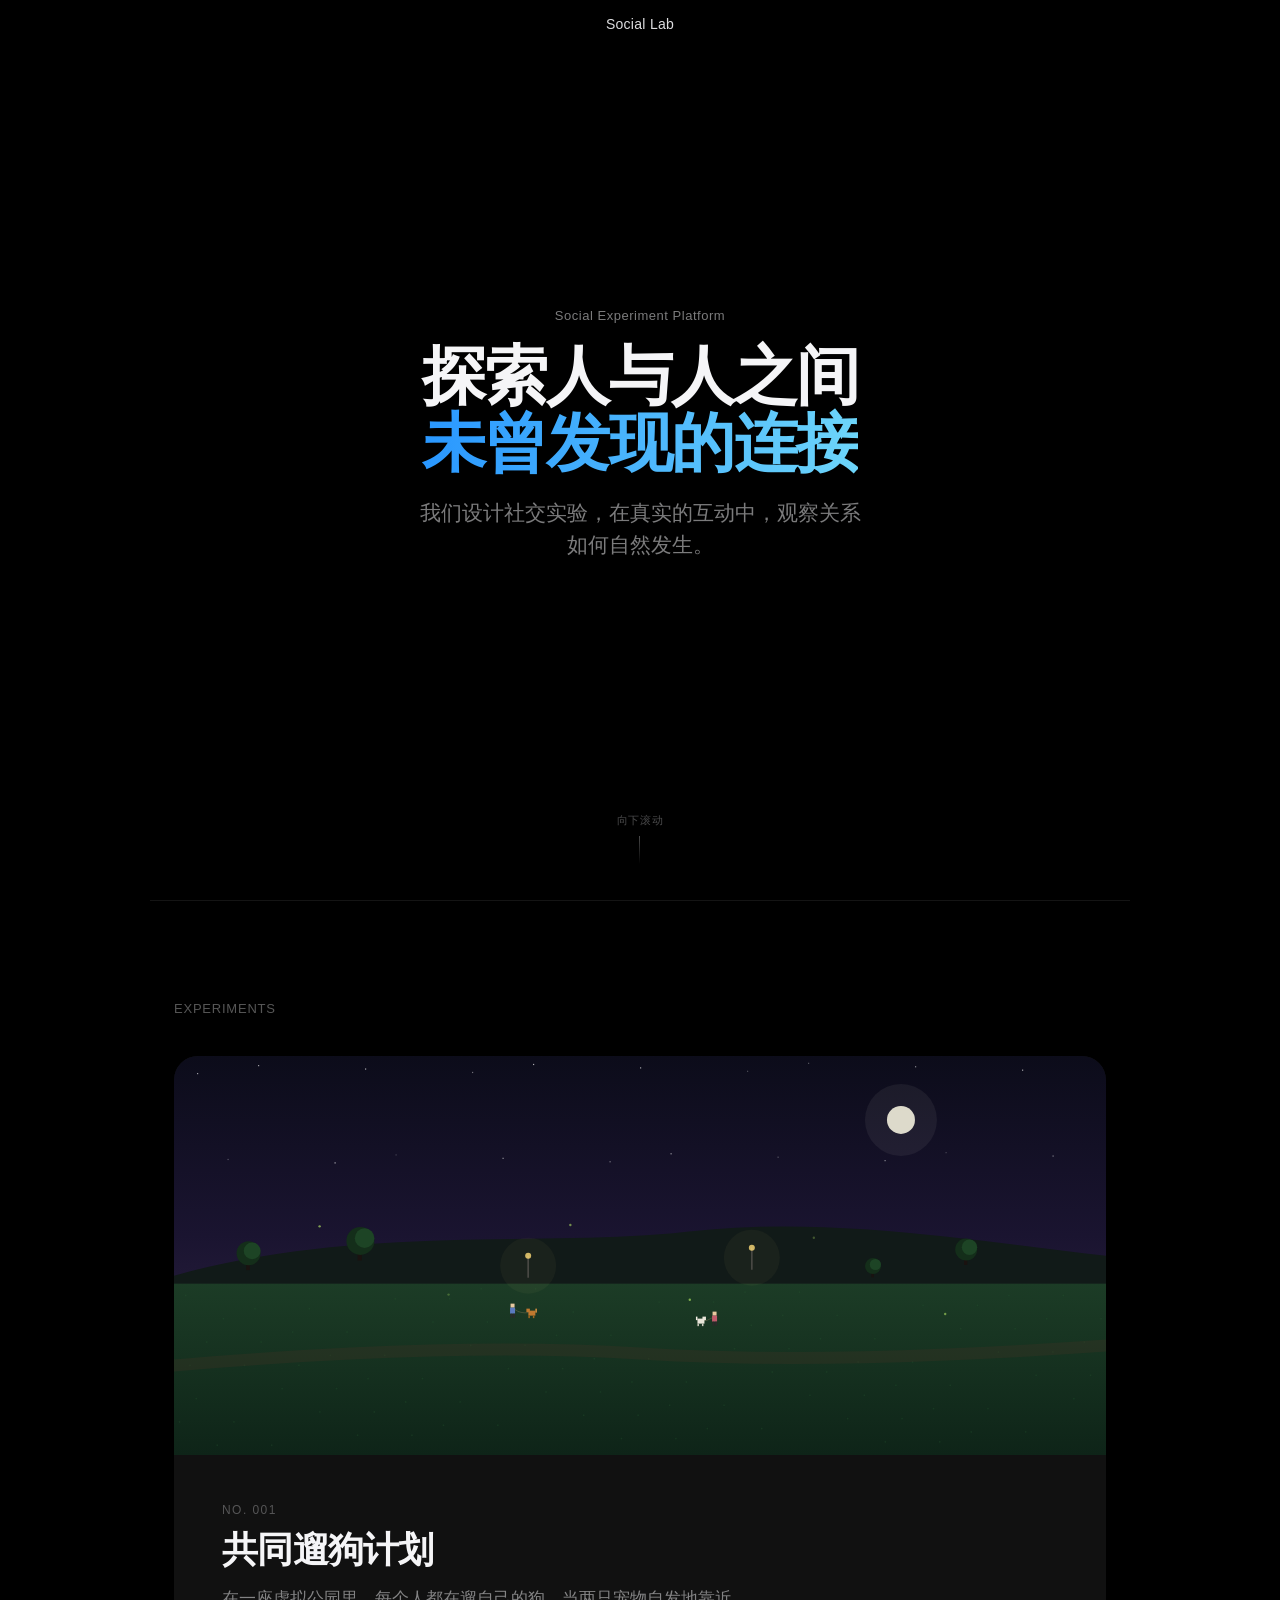
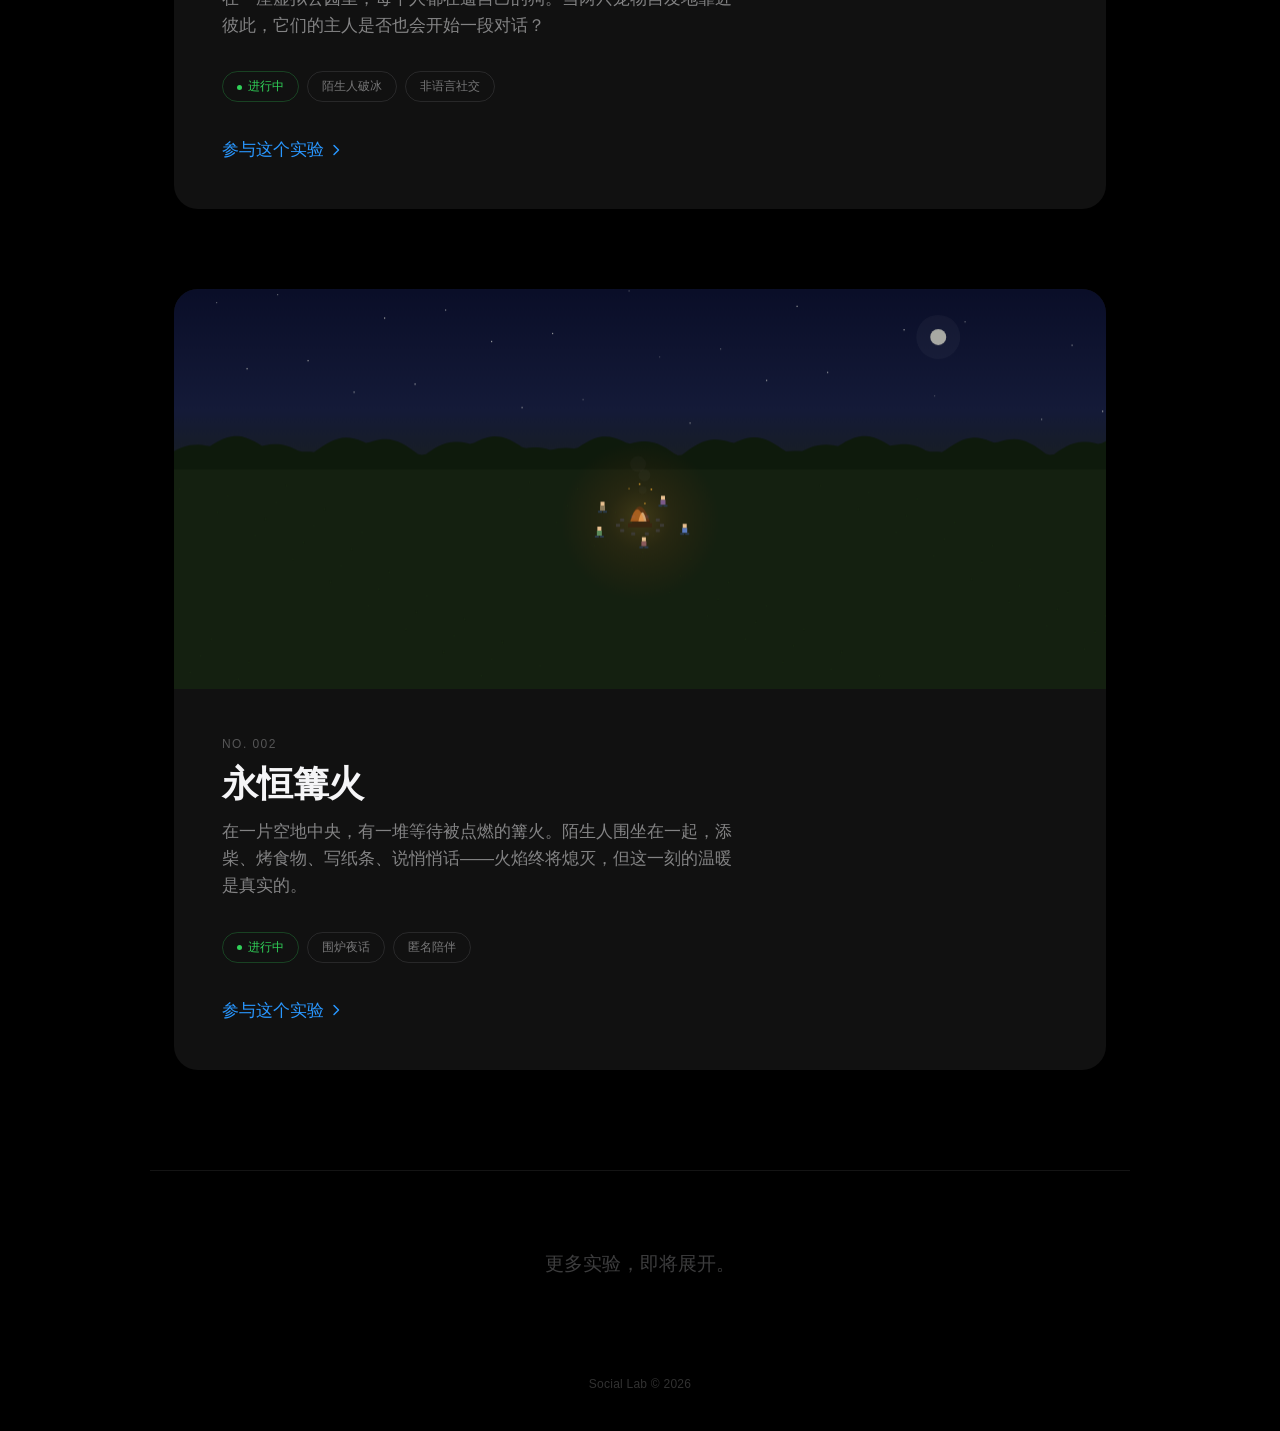
<file: index.html>
<!DOCTYPE html>
<html lang="zh-CN">
<head>
  <meta charset="UTF-8">
  <meta name="viewport" content="width=device-width, initial-scale=1.0, viewport-fit=cover">
  <title>Social Lab</title>
  <style>
    :root {
      --font: -apple-system, BlinkMacSystemFont, "SF Pro Display", "SF Pro Text", "PingFang SC", "Helvetica Neue", sans-serif;
    }

    * { margin: 0; padding: 0; box-sizing: border-box; -webkit-font-smoothing: antialiased; }
    html { background: #000; }
    body {
      font-family: var(--font);
      background: #000;
      color: #f5f5f7;
      overflow-x: hidden;
    }

    /* Nav */
    nav {
      position: fixed;
      top: 0; left: 0; right: 0;
      z-index: 100;
      height: 48px;
      display: flex;
      align-items: center;
      justify-content: center;
      background: rgba(0,0,0,0.8);
      -webkit-backdrop-filter: saturate(180%) blur(20px);
      backdrop-filter: saturate(180%) blur(20px);
    }
    nav span {
      font-size: 14px;
      font-weight: 500;
      letter-spacing: 0.02em;
      color: rgba(245,245,247,0.9);
    }

    /* Hero */
    .hero {
      min-height: 100vh;
      min-height: 100dvh;
      display: flex;
      flex-direction: column;
      align-items: center;
      justify-content: center;
      text-align: center;
      padding: 48px 24px 80px;
      position: relative;
    }
    .hero-overline {
      font-size: 13px;
      font-weight: 400;
      letter-spacing: 0.04em;
      color: rgba(245,245,247,0.5);
      margin-bottom: 20px;
    }
    .hero h1 {
      font-size: 64px;
      font-weight: 700;
      letter-spacing: -0.025em;
      line-height: 1.05;
      max-width: 680px;
    }
    .hero h1 .em {
      background: linear-gradient(90deg, #2997ff, #6dd5fa);
      -webkit-background-clip: text;
      -webkit-text-fill-color: transparent;
    }
    .hero-sub {
      margin-top: 20px;
      font-size: 21px;
      font-weight: 400;
      line-height: 1.5;
      color: rgba(245,245,247,0.5);
      max-width: 460px;
    }
    .hero-scroll {
      position: absolute;
      bottom: 36px;
      display: flex;
      flex-direction: column;
      align-items: center;
      gap: 8px;
      color: rgba(245,245,247,0.3);
      font-size: 11px;
      letter-spacing: 0.06em;
      animation: fadeInUp 1s ease 1.2s both;
    }
    .hero-scroll::after {
      content: '';
      width: 1px;
      height: 28px;
      background: linear-gradient(rgba(245,245,247,0.3), transparent);
      animation: scrollLine 2s ease-in-out infinite;
    }
    @keyframes scrollLine {
      0% { transform: scaleY(0); transform-origin: top; opacity: 1; }
      50% { transform: scaleY(1); transform-origin: top; opacity: 1; }
      51% { transform: scaleY(1); transform-origin: bottom; }
      100% { transform: scaleY(0); transform-origin: bottom; opacity: 0; }
    }
    @keyframes fadeInUp {
      from { opacity: 0; transform: translateY(12px); }
      to { opacity: 1; transform: translateY(0); }
    }

    /* Section */
    .section {
      max-width: 980px;
      margin: 0 auto;
      padding: 100px 24px;
    }
    .section-label {
      font-size: 13px;
      font-weight: 500;
      letter-spacing: 0.06em;
      text-transform: uppercase;
      color: rgba(245,245,247,0.35);
      margin-bottom: 40px;
    }

    /* Experiment Card */
    .exp-card {
      display: block;
      text-decoration: none;
      color: inherit;
      border-radius: 24px;
      overflow: hidden;
      background: #111;
      transition: transform 0.5s cubic-bezier(0.16,1,0.3,1);
    }
    .exp-card:hover {
      transform: scale(1.01);
    }
    .exp-card:active {
      transform: scale(0.99);
      transition-duration: 0.15s;
    }

    .exp-visual {
      position: relative;
      width: 100%;
      aspect-ratio: 21 / 9;
      overflow: hidden;
    }
    .exp-visual canvas {
      width: 100%;
      height: 100%;
      display: block;
    }

    .exp-body {
      padding: 48px;
    }
    .exp-num {
      font-size: 12px;
      font-weight: 500;
      letter-spacing: 0.12em;
      text-transform: uppercase;
      color: rgba(245,245,247,0.3);
      margin-bottom: 12px;
    }
    .exp-title {
      font-size: 36px;
      font-weight: 700;
      letter-spacing: -0.02em;
      line-height: 1.15;
      margin-bottom: 14px;
    }
    .exp-desc {
      font-size: 17px;
      font-weight: 400;
      line-height: 1.6;
      color: rgba(245,245,247,0.5);
      max-width: 520px;
      margin-bottom: 32px;
    }
    .exp-tags {
      display: flex;
      gap: 8px;
      margin-bottom: 36px;
    }
    .exp-tag {
      font-size: 12px;
      font-weight: 500;
      color: rgba(245,245,247,0.45);
      padding: 6px 14px;
      border-radius: 100px;
      border: 1px solid rgba(245,245,247,0.1);
    }
    .exp-tag.live {
      color: #30d158;
      border-color: rgba(48,209,88,0.25);
    }
    .exp-tag.live::before {
      content: '';
      display: inline-block;
      width: 5px; height: 5px;
      border-radius: 50%;
      background: #30d158;
      margin-right: 6px;
      vertical-align: middle;
    }
    .exp-link {
      font-size: 17px;
      font-weight: 400;
      color: #2997ff;
      display: inline-flex;
      align-items: center;
      gap: 4px;
      transition: gap 0.3s ease;
    }
    .exp-card:hover .exp-link {
      gap: 8px;
    }
    .exp-link svg {
      width: 16px; height: 16px;
      transition: transform 0.3s ease;
    }
    .exp-card:hover .exp-link svg {
      transform: translateX(2px);
    }

    /* Divider */
    .divider {
      max-width: 980px;
      margin: 0 auto;
      height: 1px;
      background: rgba(245,245,247,0.08);
    }

    /* Coming */
    .coming {
      max-width: 980px;
      margin: 0 auto;
      padding: 80px 24px;
      text-align: center;
    }
    .coming p {
      font-size: 19px;
      font-weight: 400;
      color: rgba(245,245,247,0.25);
    }

    /* Footer */
    footer {
      max-width: 980px;
      margin: 0 auto;
      padding: 20px 24px 40px;
      text-align: center;
      font-size: 12px;
      color: rgba(245,245,247,0.2);
      letter-spacing: 0.02em;
    }

    @media (max-width: 734px) {
      .hero h1 { font-size: 40px; }
      .hero-sub { font-size: 17px; }
      .exp-body { padding: 28px; }
      .exp-title { font-size: 26px; }
      .exp-desc { font-size: 15px; }
      .exp-visual { aspect-ratio: 16 / 9; }
    }
  </style>
</head>
<body>

<nav><span>Social Lab</span></nav>

<!-- Hero -->
<section class="hero">
  <p class="hero-overline">Social Experiment Platform</p>
  <h1>探索人与人之间<br><span class="em">未曾发现的连接</span></h1>
  <p class="hero-sub">我们设计社交实验，在真实的互动中，观察关系如何自然发生。</p>
  <div class="hero-scroll">向下滚动</div>
</section>

<!-- Experiments -->
<div class="divider"></div>

<section class="section">
  <p class="section-label">Experiments</p>

  <a class="exp-card" href="games/遛狗/index.html">
    <div class="exp-visual">
      <canvas id="cv1"></canvas>
    </div>
    <div class="exp-body">
      <p class="exp-num">No. 001</p>
      <h2 class="exp-title">共同遛狗计划</h2>
      <p class="exp-desc">在一座虚拟公园里，每个人都在遛自己的狗。当两只宠物自发地靠近彼此，它们的主人是否也会开始一段对话？</p>
      <div class="exp-tags">
        <span class="exp-tag live">进行中</span>
        <span class="exp-tag">陌生人破冰</span>
        <span class="exp-tag">非语言社交</span>
      </div>
      <span class="exp-link">
        参与这个实验
        <svg viewBox="0 0 16 16" fill="none" stroke="currentColor" stroke-width="1.5" stroke-linecap="round" stroke-linejoin="round"><path d="M6 3.5L10.5 8 6 12.5"/></svg>
      </span>
    </div>
  </a>

  <div style="height:80px"></div>

  <a class="exp-card" href="https://campfire-0gwkbne34f09acaf-1392505505.tcloudbaseapp.com/campfire/" target="_blank">
    <div class="exp-visual">
      <canvas id="cv2"></canvas>
    </div>
    <div class="exp-body">
      <p class="exp-num">No. 002</p>
      <h2 class="exp-title">永恒篝火</h2>
      <p class="exp-desc">在一片空地中央，有一堆等待被点燃的篝火。陌生人围坐在一起，添柴、烤食物、写纸条、说悄悄话——火焰终将熄灭，但这一刻的温暖是真实的。</p>
      <div class="exp-tags">
        <span class="exp-tag live">进行中</span>
        <span class="exp-tag">围炉夜话</span>
        <span class="exp-tag">匿名陪伴</span>
      </div>
      <span class="exp-link">
        参与这个实验
        <svg viewBox="0 0 16 16" fill="none" stroke="currentColor" stroke-width="1.5" stroke-linecap="round" stroke-linejoin="round"><path d="M6 3.5L10.5 8 6 12.5"/></svg>
      </span>
    </div>
  </a>
</section>

<div class="divider"></div>

<div class="coming">
  <p>更多实验，即将展开。</p>
</div>

<footer>Social Lab © 2026</footer>

<script>
(function(){
  const c = document.getElementById('cv1');
  if(!c) return;
  const p = c.parentElement.getBoundingClientRect();
  const d = window.devicePixelRatio||1;
  c.width = p.width*d;
  c.height = p.height*d;
  const x = c.getContext('2d');
  x.scale(d,d);
  const W = p.width, H = p.height;
  let f = 0;

  // 预计算固定元素
  const stars = Array.from({length:20},(_,i)=>[
    (i*137.5+23)%W, ((i*89.3+17)%(H*0.45)), Math.random()*6.28
  ]);
  const grassDots = Array.from({length:100},(_,i)=>[
    (i*37.7+11)%W, H*0.58+((i*23.3+7)%(H*0.4))
  ]);

  function draw(){
    x.clearRect(0,0,W,H);
    const t = f*0.008;

    // 天空
    const g = x.createLinearGradient(0,0,0,H);
    g.addColorStop(0,'#0c0c1a');
    g.addColorStop(0.45,'#1a1430');
    g.addColorStop(0.75,'#2a2040');
    g.addColorStop(1,'#1a3028');
    x.fillStyle=g;
    x.fillRect(0,0,W,H);

    // 星
    stars.forEach(([sx,sy,off])=>{
      const a = 0.15+0.5*Math.abs(Math.sin(f*0.012+off));
      x.fillStyle=`rgba(255,255,255,${a})`;
      x.fillRect(sx,sy,1.2,1.2);
    });

    // 月
    x.fillStyle='rgba(255,252,230,0.85)';
    x.beginPath(); x.arc(W*0.78,H*0.16,14,0,Math.PI*2); x.fill();
    x.fillStyle='rgba(255,252,230,0.06)';
    x.beginPath(); x.arc(W*0.78,H*0.16,36,0,Math.PI*2); x.fill();

    // 远山
    x.fillStyle='#111a18';
    x.beginPath();
    x.moveTo(0,H*0.55);
    x.bezierCurveTo(W*0.2,H*0.42,W*0.4,H*0.48,W*0.55,H*0.44);
    x.bezierCurveTo(W*0.7,H*0.4,W*0.85,H*0.46,W,H*0.5);
    x.lineTo(W,H*0.6); x.lineTo(0,H*0.6);
    x.fill();

    // 草地
    const gg = x.createLinearGradient(0,H*0.57,0,H);
    gg.addColorStop(0,'#1c3c26');
    gg.addColorStop(1,'#0e2418');
    x.fillStyle=gg;
    x.fillRect(0,H*0.57,W,H*0.43);
    x.fillStyle='rgba(40,90,50,0.3)';
    grassDots.forEach(([gx,gy])=> x.fillRect(gx,gy,1.5,1.5));

    // 小路
    x.fillStyle='rgba(60,50,35,0.35)';
    x.beginPath();
    x.moveTo(0,H*0.76);
    x.quadraticCurveTo(W*0.3,H*0.7,W*0.5,H*0.73);
    x.quadraticCurveTo(W*0.7,H*0.76,W,H*0.71);
    x.lineTo(W,H*0.74);
    x.quadraticCurveTo(W*0.7,H*0.79,W*0.5,H*0.76);
    x.quadraticCurveTo(W*0.3,H*0.73,0,H*0.79);
    x.fill();

    // 树
    function tree(tx,ty,s){
      x.fillStyle='#1a1210';
      x.fillRect(tx-2*s,ty,3*s,12*s);
      x.fillStyle='#142e1a';
      x.beginPath(); x.arc(tx,ty-2*s,10*s,0,Math.PI*2); x.fill();
      x.fillStyle='#1d4425';
      x.beginPath(); x.arc(tx+3*s,ty-4*s,7*s,0,Math.PI*2); x.fill();
    }
    tree(W*0.08,H*0.5,1.2);
    tree(W*0.2,H*0.47,1.4);
    tree(W*0.85,H*0.49,1.1);
    tree(W*0.75,H*0.53,0.8);

    // 路灯
    function lamp(lx,ly){
      x.fillStyle='#444';
      x.fillRect(lx-0.8,ly,1.6,22);
      x.fillStyle='rgba(255,220,120,0.8)';
      x.beginPath(); x.arc(lx,ly,3,0,Math.PI*2); x.fill();
      x.fillStyle='rgba(255,220,120,0.04)';
      x.beginPath(); x.arc(lx,ly+10,28,0,Math.PI*2); x.fill();
    }
    lamp(W*0.38,H*0.5);
    lamp(W*0.62,H*0.48);

    // 人A
    const ax=W*0.36+Math.sin(t)*2, ay=H*0.62;
    x.fillStyle='#e8c9a0'; x.fillRect(ax,ay,4,4);
    x.fillStyle='#5a7abf'; x.fillRect(ax-0.5,ay+4,5,6);
    x.fillStyle='#2a2a2a'; x.fillRect(ax,ay+10,2,4); x.fillRect(ax+2.5,ay+10,2,4);

    // 狗A
    const dax=ax+16+Math.sin(t*1.2)*3, day=ay+5;
    x.strokeStyle='rgba(160,140,100,0.4)'; x.lineWidth=0.8;
    x.beginPath(); x.moveTo(ax+4.5,ay+6); x.quadraticCurveTo(ax+10,ay+10,dax,day+4); x.stroke();
    x.fillStyle='#c0792f'; x.fillRect(dax,day+2,7,5);
    x.fillRect(dax-2,day,3.5,3.5);
    x.fillStyle='#d89040'; x.fillRect(dax+7,day,1.5,4);
    x.fillStyle='#a06820'; x.fillRect(dax,day+7,1.5,2.5); x.fillRect(dax+4.5,day+7,1.5,2.5);

    // 人B
    const bx=W*0.58-Math.sin(t+1)*2, by=H*0.64;
    x.fillStyle='#e8c9a0'; x.fillRect(bx,by,4,4);
    x.fillStyle='#bf5a6a'; x.fillRect(bx-0.5,by+4,5,6);
    x.fillStyle='#2a2a2a'; x.fillRect(bx,by+10,2,4); x.fillRect(bx+2.5,by+10,2,4);

    // 狗B
    const dbx=bx-14-Math.sin(t*1.4+2)*3, dby=by+5;
    x.strokeStyle='rgba(160,140,100,0.4)'; x.lineWidth=0.8;
    x.beginPath(); x.moveTo(bx,by+6); x.quadraticCurveTo(bx-6,by+10,dbx+5,dby+4); x.stroke();
    x.fillStyle='#e8e4d8'; x.fillRect(dbx,dby+2,7,5);
    x.fillRect(dbx+5,dby,3.5,3.5);
    x.fillStyle='#f5f0e6'; x.fillRect(dbx-1.5,dby,1.5,3.5);
    x.fillStyle='#ccc8bc'; x.fillRect(dbx,dby+7,1.5,2.5); x.fillRect(dbx+4.5,dby+7,1.5,2.5);

    // 萤火虫
    for(let i=0;i<6;i++){
      const fx=(W*0.15)+((i*127)%(W*0.7));
      const fy=H*0.42+((i*73)%(H*0.35));
      const fl=0.2+0.5*Math.abs(Math.sin(f*0.018+i*2.1));
      x.fillStyle=`rgba(180,230,100,${fl})`;
      x.beginPath();
      x.arc(fx+Math.sin(f*0.012+i)*8, fy+Math.cos(f*0.015+i)*5, 1.2,0,Math.PI*2);
      x.fill();
    }

    f++;
    requestAnimationFrame(draw);
  }
  draw();
})();

// 篝火预览 canvas
(function(){
  const c = document.getElementById('cv2');
  if(!c) return;
  const p = c.parentElement.getBoundingClientRect();
  const d = window.devicePixelRatio||1;
  c.width = p.width*d;
  c.height = p.height*d;
  const x = c.getContext('2d');
  x.scale(d,d);
  const W = p.width, H = p.height;
  let f = 0;

  // 预计算
  const stars = Array.from({length:25},(_,i)=>[
    (i*137.5+42)%W, ((i*89.3+13)%(H*0.35)), Math.random()*6.28
  ]);
  const grassDots = Array.from({length:80},(_,i)=>[
    (i*37.7+5)%W, H*0.48+((i*23.3+7)%(H*0.5))
  ]);
  // 固定的围坐角色
  const chars = [
    { angle: 0.4, color: '#5a7abf' },
    { angle: 1.5, color: '#8a5a5a' },
    { angle: 2.6, color: '#5a8a5a' },
    { angle: 3.8, color: '#8a7a5a' },
    { angle: 5.2, color: '#7a5a8a' },
  ];

  function draw(){
    x.clearRect(0,0,W,H);
    const t = f*0.008;

    // 天空渐变
    const g = x.createLinearGradient(0,0,0,H);
    g.addColorStop(0,'#0a0e28');
    g.addColorStop(0.3,'#141a38');
    g.addColorStop(0.5,'#1a2018');
    g.addColorStop(1,'#121a10');
    x.fillStyle=g;
    x.fillRect(0,0,W,H);

    // 星星
    stars.forEach(([sx,sy,off])=>{
      const a = 0.15+0.5*Math.abs(Math.sin(f*0.012+off));
      x.fillStyle=`rgba(255,255,240,${a})`;
      x.fillRect(sx,sy,1.2,1.2);
    });

    // 月亮
    x.fillStyle='rgba(230,230,210,0.7)';
    x.beginPath(); x.arc(W*0.82,H*0.12,8,0,Math.PI*2); x.fill();
    x.fillStyle='rgba(230,230,210,0.04)';
    x.beginPath(); x.arc(W*0.82,H*0.12,22,0,Math.PI*2); x.fill();

    // 远景树林轮廓
    x.fillStyle='#0e1a0c';
    x.beginPath();
    x.moveTo(0,H*0.42);
    for(let i=0;i<=W;i+=4){
      const th = Math.abs(Math.sin(i*0.025))*14 + Math.abs(Math.sin(i*0.06+1))*7;
      x.lineTo(i, H*0.42 - th);
    }
    x.lineTo(W,H*0.48); x.lineTo(0,H*0.48);
    x.fill();

    // 地面
    x.fillStyle='#142010';
    x.fillRect(0,H*0.45,W,H*0.55);
    x.fillStyle='rgba(30,50,20,0.3)';
    grassDots.forEach(([gx,gy])=> x.fillRect(gx,gy,1.5,1.5));

    // 篝火光晕
    const fireCx = W*0.5, fireCy = H*0.58;
    const flicker = 0.85 + 0.15*Math.sin(t*3);
    const glowR = 80*flicker;
    const glow = x.createRadialGradient(fireCx, fireCy-4, 0, fireCx, fireCy, glowR);
    glow.addColorStop(0, `rgba(255,180,60,${0.18*flicker})`);
    glow.addColorStop(0.4, `rgba(255,120,30,${0.08*flicker})`);
    glow.addColorStop(1, 'rgba(255,80,10,0)');
    x.fillStyle = glow;
    x.beginPath(); x.arc(fireCx, fireCy, glowR, 0, Math.PI*2); x.fill();

    // 石头圈
    for(let i=0;i<10;i++){
      const a = i/10*Math.PI*2;
      const sx = fireCx + Math.cos(a)*22;
      const sy = fireCy + 4 + Math.sin(a)*9;
      x.fillStyle='rgb(60,58,52)';
      x.fillRect(sx-2,sy-1.5,4,3);
    }

    // 柴火
    x.fillStyle='#3a2510';
    x.fillRect(fireCx-12,fireCy+2,24,4);
    x.fillRect(fireCx-8,fireCy-1,18,3);

    // 火焰
    for(let i=0;i<3;i++){
      const fh = (18+i*6)*flicker;
      const fw = 4+i*3;
      const sway = Math.sin(t*4+i*2)*3;
      const alpha = [0.8,0.5,0.25][i];
      const colors = ['rgba(255,240,180,A)','rgba(255,160,50,A)','rgba(200,60,15,A)'];
      x.fillStyle = colors[i].replace('A',alpha*flicker);
      x.beginPath();
      x.moveTo(fireCx-fw+sway, fireCy);
      x.quadraticCurveTo(fireCx+sway, fireCy-fh, fireCx+fw+sway, fireCy);
      x.fill();
    }

    // 火星
    for(let i=0;i<4;i++){
      const ex = fireCx + Math.sin(t*2+i*1.7)*12;
      const ey = fireCy - 18 - Math.abs(Math.sin(t*1.5+i*2.3))*20;
      const ea = 0.3+0.5*Math.abs(Math.sin(f*0.02+i));
      x.fillStyle=`rgba(255,180,50,${ea})`;
      x.fillRect(ex,ey,1.5,1.5);
    }

    // 围坐的角色
    chars.forEach(ch => {
      const cx = fireCx + Math.cos(ch.angle)*48;
      const cy = fireCy + Math.sin(ch.angle)*22;
      // 身体
      x.fillStyle = ch.color;
      x.fillRect(cx-2, cy-2, 5, 5);
      // 头
      x.fillStyle = '#e8c090';
      x.fillRect(cx-1.5, cy-6, 4, 4);
      // 腿（盘坐）
      x.fillStyle = '#2a3a4a';
      x.fillRect(cx-4, cy+3, 4, 2);
      x.fillRect(cx+1, cy+3, 4, 2);
    });

    // 烟
    for(let i=0;i<3;i++){
      const sx = fireCx + Math.sin(t+i*1.5)*5;
      const sy = fireCy - 30 - i*12 - Math.sin(t*0.5+i)*4;
      const sa = 0.04+0.03*Math.sin(f*0.01+i);
      x.fillStyle=`rgba(120,115,110,${sa})`;
      x.beginPath(); x.arc(sx,sy,4+i*2,0,Math.PI*2); x.fill();
    }

    f++;
    requestAnimationFrame(draw);
  }
  draw();
})();
</script>

</body>
</html>
</file>
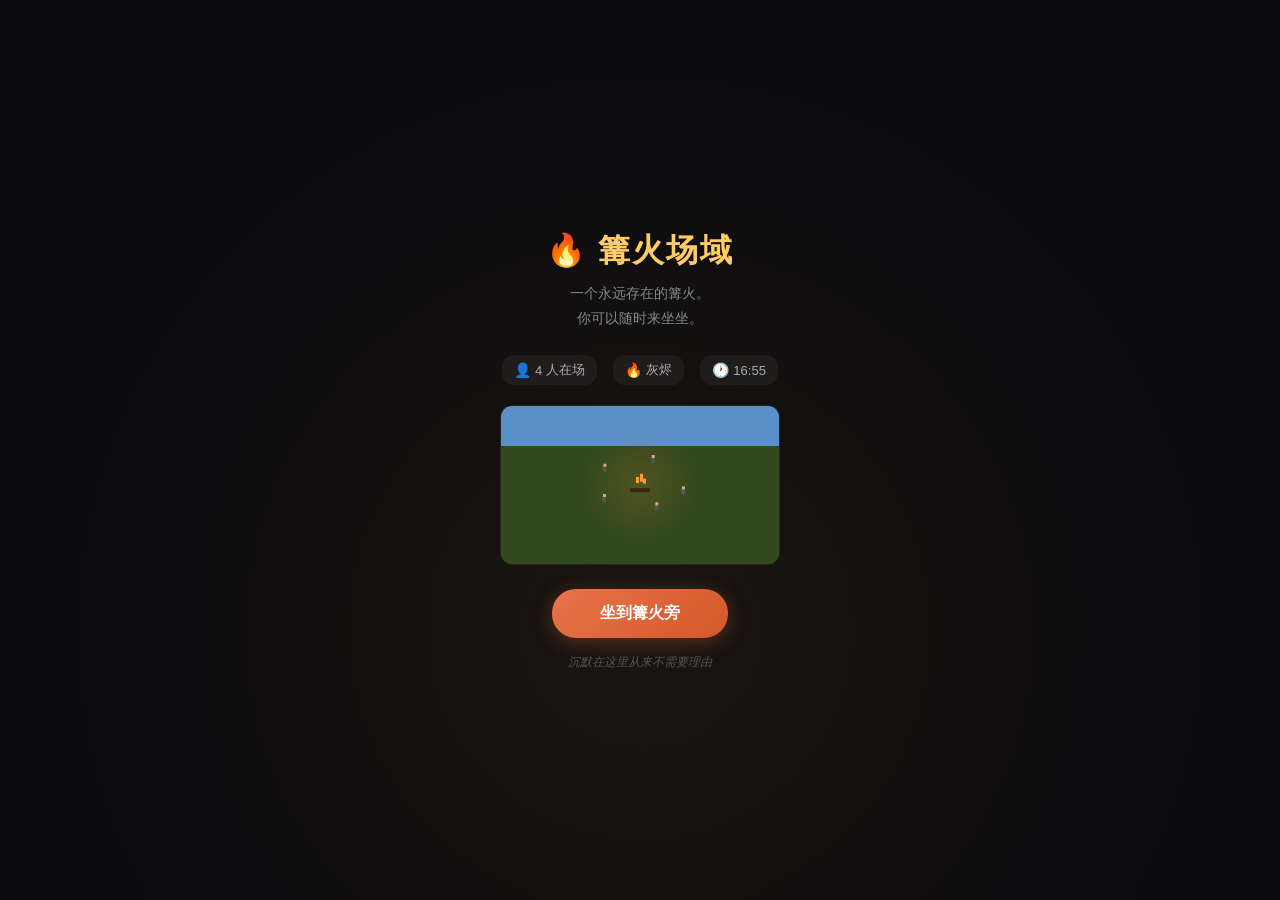
<file: games/campfire/index.html>
<!DOCTYPE html>
<html lang="zh-CN">
<head>
  <meta charset="UTF-8">
  <meta name="viewport" content="width=device-width, initial-scale=1.0, user-scalable=no, maximum-scale=1.0, interactive-widget=overlays-content">
  <title>篝火场域</title>
  <link rel="stylesheet" href="css/style.css">
</head>
<body>
  <!-- ===== 大厅页面 ===== -->
  <div id="lobby">
    <div class="lobby-bg"></div>
    <div class="lobby-content">
      <div class="lobby-title">🔥 篝火场域</div>
      <div class="lobby-desc">一个永远存在的篝火。<br>你可以随时来坐坐。</div>
      <div id="lobby-status" class="lobby-status">
        <div class="lobby-stat"><span class="stat-icon">👤</span><span id="lobby-people">0</span> 人在场</div>
        <div class="lobby-stat"><span class="stat-icon">🔥</span><span id="lobby-fire-state">灰烬</span></div>
        <div class="lobby-stat"><span class="stat-icon">🕐</span><span id="lobby-time">--:--</span></div>
      </div>
      <div id="lobby-preview" class="lobby-preview">
        <canvas id="lobby-canvas"></canvas>
      </div>
      <button id="btn-enter" class="lobby-enter-btn">坐到篝火旁</button>
      <div class="lobby-hint">沉默在这里从来不需要理由</div>
    </div>
  </div>

  <!-- ===== 主场域 ===== -->
  <div id="app" class="hidden">
    <div id="scene-container">
      <canvas id="scene-canvas"></canvas>
      <div id="char-labels"></div>
      <div id="scene-ui">
        <button id="btn-leave" class="scene-btn leave-btn" title="离开">✕</button>
        <div id="scene-actions">
          <button id="btn-write-note" class="scene-btn" title="写纸条">📝</button>
          <button id="btn-cook" class="scene-btn" title="烤食物">🍢</button>
          <button id="btn-dance" class="scene-btn" title="跳舞">💃</button>
          <button id="btn-music" class="scene-btn" title="点歌">🎵</button>
          <button id="btn-backpack" class="scene-btn" title="背包" style="position:relative">🎒<span id="bp-badge" class="bp-badge" style="display:none">0</span></button>
        </div>
      </div>
      <!-- 烧烤控制面板 -->
      <div id="cook-hud" class="hidden">
        <div class="cook-hud-inner">
          <div class="cook-hud-food" id="cook-hud-emoji">🍡</div>
          <div class="cook-hud-bar-wrap">
            <div class="cook-hud-bar">
              <div class="cook-hud-fill" id="cook-hud-fill"></div>
              <div class="cook-hud-zone" id="cook-hud-zone"></div>
            </div>
            <div class="cook-hud-labels">
              <span>生</span><span>完美</span><span>焦</span>
            </div>
          </div>
          <button id="btn-cook-done" class="cook-hud-btn">取出 🍴</button>
        </div>
      </div>
      <div id="note-panel" class="hidden">
        <div class="note-paper">
          <textarea id="note-input" placeholder="写下你的心事..." maxlength="200"></textarea>
          <div class="note-actions">
            <button id="note-cancel" class="note-btn">收起</button>
            <button id="note-burn" class="note-btn primary">丢进火里</button>
          </div>
        </div>
      </div>
      <div id="treasure-popup" class="hidden">
        <div class="treasure-content">
          <div class="treasure-icon">✨</div>
          <div class="treasure-text"></div>
          <button id="treasure-close" class="note-btn primary">收下</button>
        </div>
      </div>
      <!-- 动物点击奖励弹窗 -->
      <div id="animal-popup" class="hidden">
        <div class="treasure-content">
          <div class="treasure-icon" id="animal-popup-icon">🦊</div>
          <div class="treasure-text" id="animal-popup-text"></div>
          <button id="animal-popup-close" class="note-btn primary">收下</button>
        </div>
      </div>
      <div id="story-popup" class="hidden">
        <div class="story-content">
          <h3>🔥 篝火故事</h3>
          <div id="story-text"></div>
          <div class="story-actions">
            <textarea id="leave-message" placeholder="留句话给下一个点火的人..."></textarea>
            <div class="story-btns">
              <button id="btn-leave-wood" class="note-btn">留一根柴 🪵</button>
              <button id="btn-leave-msg" class="note-btn primary">留言并离开</button>
            </div>
          </div>
        </div>
      </div>
      <!-- 背包面板 -->
      <div id="backpack-panel" class="hidden">
        <div class="bp-panel-inner">
          <div class="bp-header">
            <span id="backpack-title">🎒 背包</span>
            <button id="backpack-close" class="bp-close-btn">✕</button>
          </div>
          <div id="backpack-list" class="bp-list"></div>
        </div>
      </div>
      <!-- NPC 互动面板 -->
      <div id="npc-panel" class="hidden">
        <div class="npc-panel-inner">
          <div class="npc-panel-name" id="npc-panel-name"></div>
          <div class="npc-panel-actions">
            <div class="npc-action" id="npc-whisper">👂 说悄悄话</div>
            <div class="npc-action" id="npc-send-note">📝 传纸条</div>
            <div class="npc-action" id="npc-give-food">🍢 送烤好的食物</div>
            <div class="npc-action" id="npc-give-item">🎁 送物品</div>
          </div>
          <button id="npc-panel-close" class="bp-close-btn" style="margin-top:8px">取消</button>
        </div>
      </div>
      <!-- 传纸条给NPC -->
      <!-- 送礼备注面板 -->
      <div id="give-note-panel" class="hidden">
        <div class="note-paper">
          <div id="give-note-to" style="font-size:12px;color:#888;margin-bottom:8px">送给...</div>
          <textarea id="give-note-input" placeholder="留句话（可不填）..." maxlength="60" style="height:50px"></textarea>
          <div class="note-actions">
            <button id="give-note-cancel" class="note-btn">取消</button>
            <button id="give-note-send" class="note-btn primary">送出 🎁</button>
          </div>
        </div>
      </div>
      <div id="npc-note-panel" class="hidden">
        <div class="note-paper">
          <div id="npc-note-to" style="font-size:12px;color:#888;margin-bottom:8px">写给...</div>
          <textarea id="npc-note-input" placeholder="写点什么给TA..." maxlength="100"></textarea>
          <div class="note-actions">
            <button id="npc-note-cancel" class="note-btn">取消</button>
            <button id="npc-note-send" class="note-btn primary">递过去</button>
          </div>
        </div>
      </div>
      <!-- 添柴确认面板 -->
      <div id="wood-panel" class="hidden">
        <div class="npc-panel-inner" style="align-items:center">
          <div id="wood-fire-icon" style="font-size:36px;margin-bottom:6px">🪹</div>
          <div id="wood-fire-status" style="font-size:14px;color:#aaa;margin-bottom:4px"></div>
          <div id="wood-fire-time" style="font-size:12px;color:#666;margin-bottom:12px"></div>
          <div style="height:1px;width:80%;background:rgba(255,255,255,0.08);margin-bottom:12px"></div>
          <div id="wood-count-text" style="font-size:15px;color:#e0e0e0;margin-bottom:14px"></div>
          <div id="wood-btn-row" style="display:flex;gap:10px;width:100%">
            <button id="wood-cancel" class="note-btn" style="flex:1">离开</button>
            <button id="wood-confirm" class="note-btn primary" style="flex:1">添一根柴</button>
          </div>
        </div>
      </div>
      <div id="notification" class="hidden"></div>
    </div>
    <div id="chat-container">
      <div id="chat-header">
        <div class="chat-title">篝火聊天</div>
        <div id="fire-status"><span id="fire-timer"></span></div>
        <div id="online-count">在场 <span id="count-num">1</span> 人</div>
      </div>
      <div id="chat-messages"></div>
      <div id="chat-input-area">
        <div id="chat-tools">
          <button class="chat-tool-btn" id="btn-topic" title="发起话题">💬</button>
        </div>
        <div id="chat-input-wrapper">
          <input type="text" id="chat-input" placeholder="说点什么..." />
          <button id="chat-send">发送</button>
        </div>
      </div>
    </div>
  </div>

  <script src="https://static.cloudbase.net/cloudbase-js-sdk/latest/cloudbase.full.js"></script>
  <script src="js/utils.js"></script>
  <script src="js/audio.js"></script>
  <script src="js/sky.js"></script>
  <script src="js/fire.js"></script>
  <script src="js/characters.js"></script>
  <script src="js/interactions.js"></script>
  <script src="js/backpack.js"></script>
  <script src="js/chat.js"></script>
  <script src="js/network.js"></script>
  <script src="js/game.js"></script>
  <script src="js/main.js"></script>
</body>
</html>
</file>
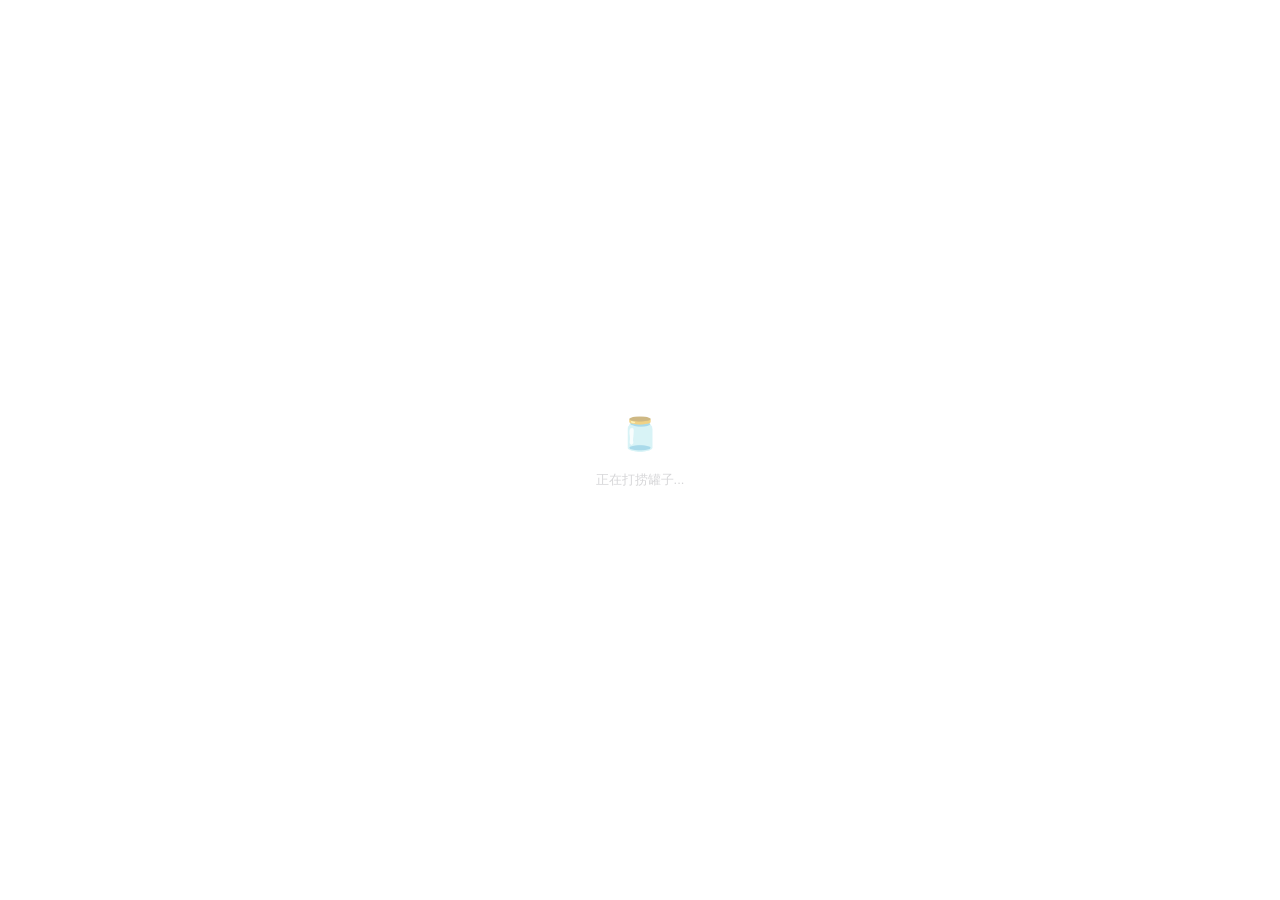
<file: games/罐子堆/index.html>
<!DOCTYPE html>
<html lang="zh-CN">
  <head>
    <meta charset="UTF-8" />
    <meta name="viewport" content="width=device-width, initial-scale=1.0, maximum-scale=1.0, user-scalable=no" />
    <meta name="theme-color" content="#FFFFFF" />
    <title>罐子堆</title>
    <script type="module" crossorigin src="./assets/index-DMDwansa.js"></script>
    <link rel="stylesheet" crossorigin href="./assets/index-BjdQArcE.css">
  </head>
  <body>
    <div id="root"></div>
  </body>
</html>
</file>
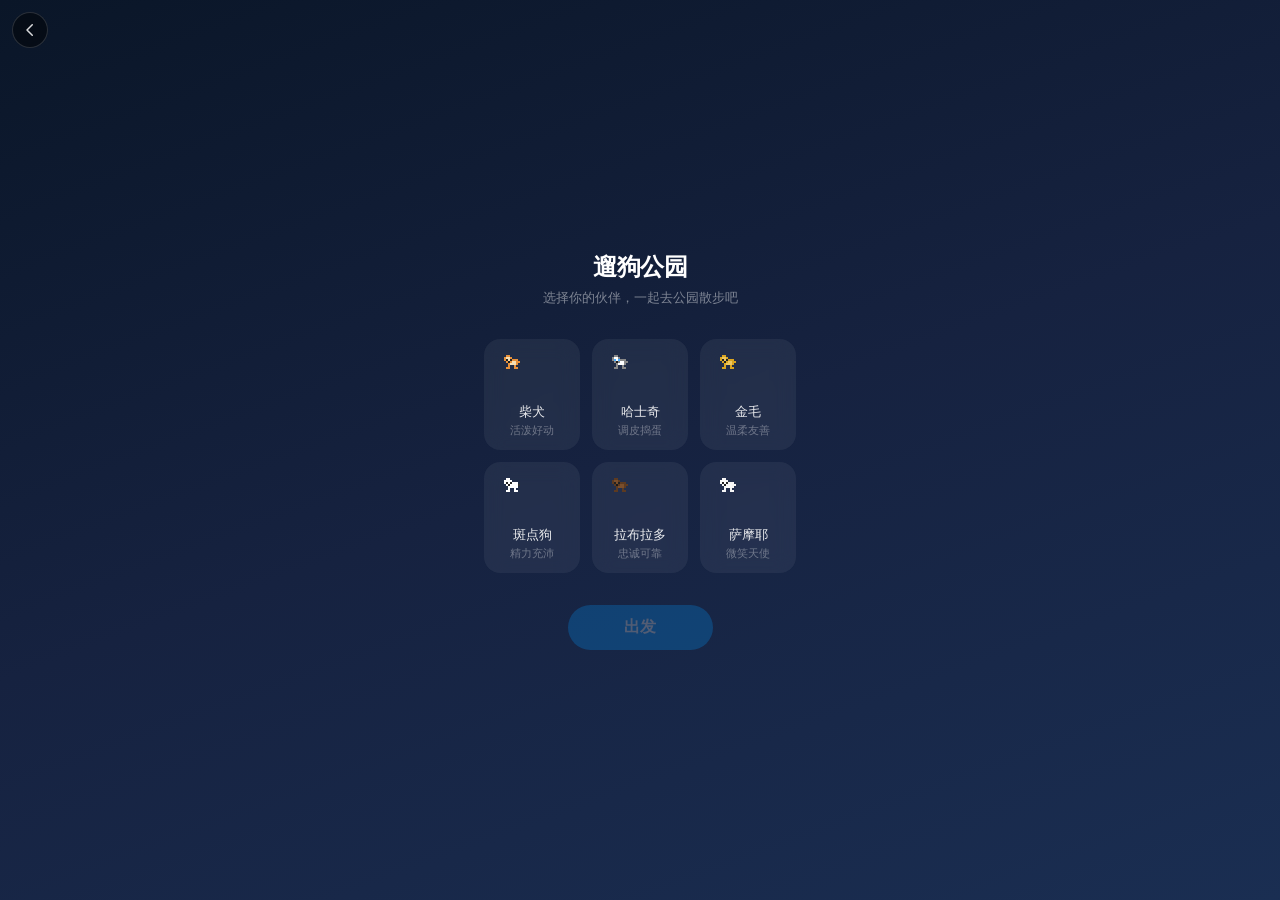
<file: games/遛狗/index.html>
<!DOCTYPE html>
<html lang="zh-CN">
<head>
  <meta charset="UTF-8">
  <meta name="viewport" content="width=device-width, initial-scale=1.0, maximum-scale=1.0, user-scalable=no">
  <title>遛狗公园</title>
  <style>
    :root {
      --qq-blue: #0099ff;
      --qq-blue-light: #40b3ff;
      --qq-blue-dark: #0077cc;
      --qq-bg: #f5f6fa;
      --qq-bg-dark: #edeff5;
      --qq-card: #ffffff;
      --qq-text: #1a1a1a;
      --qq-text-sec: #8a8f99;
      --qq-text-third: #b0b5bf;
      --qq-border: #e8eaf0;
      --qq-bubble-self: #95ec69;
      --qq-bubble-other: #ffffff;
      --qq-shadow: 0 2px 12px rgba(0,0,0,0.08);
      --qq-shadow-lg: 0 8px 30px rgba(0,0,0,0.12);
      --qq-radius: 12px;
      --qq-radius-lg: 20px;
      --qq-radius-full: 999px;
      --font: -apple-system, BlinkMacSystemFont, "PingFang SC", "Helvetica Neue", "Segoe UI", sans-serif;
    }

    * { margin: 0; padding: 0; box-sizing: border-box; }
    html, body {
      width: 100%; height: 100%;
      overflow: hidden;
      background: #000;
      touch-action: none;
      user-select: none;
      -webkit-user-select: none;
      font-family: var(--font);
    }

    /* ===== 游戏主容器 ===== */
    #app {
      width: 100%; height: 100%;
      display: flex;
      flex-direction: column;
      position: relative;
    }
    #gameCanvas {
      width: 100%; flex: 1;
      display: block;
      image-rendering: pixelated;
      image-rendering: crisp-edges;
    }

    /* ===== 常驻底部输入栏 ===== */
    #worldInputBar {
      display: flex;
      padding: 8px 12px;
      padding-bottom: max(8px, env(safe-area-inset-bottom));
      gap: 8px;
      background: rgba(255,255,255,0.95);
      backdrop-filter: blur(16px);
      -webkit-backdrop-filter: blur(16px);
      border-top: 0.5px solid var(--qq-border);
      align-items: center;
      position: relative;
      z-index: 20;
    }
    #worldInputBar.hidden { display: none; }
    #worldInput {
      flex: 1;
      background: var(--qq-bg);
      border: none;
      color: var(--qq-text);
      padding: 9px 14px;
      font-size: 15px;
      font-family: var(--font);
      border-radius: var(--qq-radius-full);
      outline: none;
    }
    #worldInput:focus { background: var(--qq-bg-dark); }
    #worldInput::placeholder { color: var(--qq-text-third); }
    #worldSendBtn {
      background: var(--qq-blue);
      border: none;
      color: #fff;
      width: 36px; height: 36px;
      display: flex;
      align-items: center;
      justify-content: center;
      font-size: 15px;
      cursor: pointer;
      border-radius: 50%;
      flex-shrink: 0;
      transition: transform 0.15s;
    }
    #worldSendBtn:active { transform: scale(0.92); }

    /* ===== 聊天 AIO ===== */
    #chatAIO {
      display: none;
      width: 100%;
      height: 45%;
      background: var(--qq-bg);
      flex-direction: column;
      position: relative;
      border-top: 0.5px solid var(--qq-border);
      overflow: hidden;
    }
    #chatAIO.active {
      display: flex;
      animation: slideUp 0.3s cubic-bezier(0.32, 0.72, 0, 1);
    }
    @keyframes slideUp {
      from { transform: translateY(100%); }
      to { transform: translateY(0); }
    }

    /* 聊天顶栏 */
    #chatHeader {
      display: flex;
      align-items: center;
      justify-content: space-between;
      padding: 12px 16px;
      background: var(--qq-card);
      border-bottom: 0.5px solid var(--qq-border);
      min-height: 48px;
    }
    #chatHeader .chat-title {
      color: var(--qq-text);
      font-size: 15px;
      font-weight: 600;
      letter-spacing: -0.2px;
    }
    #chatHeader .close-btn {
      background: none;
      border: none;
      color: var(--qq-text-sec);
      font-size: 13px;
      cursor: pointer;
      padding: 4px 12px;
      border-radius: var(--qq-radius-full);
      transition: background 0.2s;
    }
    #chatHeader .close-btn:active {
      background: var(--qq-bg-dark);
    }
    #chatHeader .photo-btn {
      background: none;
      border: none;
      font-size: 18px;
      cursor: pointer;
      padding: 2px 6px;
      border-radius: 6px;
      transition: transform 0.15s;
    }
    #chatHeader .photo-btn:active { transform: scale(0.88); }
    #chatHeader .chat-timer {
      background: var(--qq-bg);
      color: var(--qq-text);
      font-size: 13px;
      font-weight: 600;
      padding: 3px 10px;
      border-radius: var(--qq-radius-full);
      font-variant-numeric: tabular-nums;
      min-width: 48px;
      text-align: center;
    }
    #chatHeader .chat-timer.warn {
      background: #fff3e0;
      color: #ff9500;
    }
    #chatHeader .chat-timer.danger {
      background: #ffeaea;
      color: #ff3b30;
      animation: timerBlink 1s ease infinite;
    }
    @keyframes timerBlink {
      0%,100% { opacity: 1; }
      50% { opacity: 0.5; }
    }

    /* 消息区域 */
    #chatMessages {
      flex: 1;
      overflow-y: auto;
      padding: 12px 16px;
      display: flex;
      flex-direction: column;
      gap: 8px;
      -webkit-overflow-scrolling: touch;
    }
    #chatMessages::-webkit-scrollbar { display: none; }

    .chat-msg {
      font-size: 14px;
      line-height: 1.5;
      padding: 8px 12px;
      max-width: 75%;
      word-break: break-word;
      position: relative;
    }
    .chat-msg.system {
      color: var(--qq-text-sec);
      background: none;
      align-self: center;
      text-align: center;
      font-size: 12px;
      max-width: 85%;
      padding: 4px 12px;
    }
    .chat-msg.action {
      color: var(--qq-blue);
      background: rgba(0,153,255,0.06);
      align-self: center;
      font-size: 12px;
      max-width: 85%;
      padding: 6px 14px;
      border-radius: var(--qq-radius-full);
    }
    .chat-msg.npc {
      color: var(--qq-text);
      background: var(--qq-bubble-other);
      align-self: flex-start;
      border-radius: 4px 18px 18px 18px;
      box-shadow: 0 1px 3px rgba(0,0,0,0.04);
    }
    .chat-msg.player {
      color: var(--qq-text);
      background: var(--qq-bubble-self);
      align-self: flex-end;
      border-radius: 18px 4px 18px 18px;
    }

    /* 输入区域 */
    #chatInputArea {
      display: flex;
      padding: 8px 12px;
      padding-bottom: max(8px, env(safe-area-inset-bottom));
      gap: 8px;
      background: var(--qq-card);
      border-top: 0.5px solid var(--qq-border);
      align-items: center;
    }
    #chatInput {
      flex: 1;
      background: var(--qq-bg);
      border: none;
      color: var(--qq-text);
      padding: 9px 14px;
      font-size: 15px;
      font-family: var(--font);
      border-radius: var(--qq-radius-full);
      outline: none;
      transition: background 0.2s;
    }
    #chatInput:focus { background: var(--qq-bg-dark); }
    #chatInput::placeholder { color: var(--qq-text-third); }
    #chatSendBtn {
      background: var(--qq-blue);
      border: none;
      color: #fff;
      width: 36px; height: 36px;
      display: flex;
      align-items: center;
      justify-content: center;
      font-size: 15px;
      cursor: pointer;
      border-radius: 50%;
      flex-shrink: 0;
      transition: transform 0.15s, opacity 0.15s;
    }
    #chatSendBtn:active {
      transform: scale(0.92);
      opacity: 0.85;
    }

    /* ===== 宠物选择界面 ===== */
    #petSelectOverlay {
      position: fixed;
      top: 0; left: 0;
      width: 100%; height: 100%;
      background: linear-gradient(160deg, #0a1628 0%, #162240 50%, #1a2e52 100%);
      display: flex;
      flex-direction: column;
      align-items: center;
      justify-content: center;
      z-index: 100;
    }
    #petSelectOverlay.hidden { display: none; }
    #petSelectOverlay h1 {
      color: #fff;
      font-size: 24px;
      font-weight: 700;
      margin-bottom: 6px;
      letter-spacing: -0.5px;
    }
    #petSelectOverlay .subtitle {
      color: rgba(255,255,255,0.45);
      font-size: 13px;
      margin-bottom: 32px;
      font-weight: 400;
    }
    .pet-grid {
      display: grid;
      grid-template-columns: repeat(3, 1fr);
      gap: 12px;
      padding: 0 24px;
      max-width: 360px;
      width: 100%;
    }
    .pet-card {
      display: flex;
      flex-direction: column;
      align-items: center;
      background: rgba(255,255,255,0.06);
      border: 2px solid transparent;
      border-radius: 16px;
      padding: 14px 6px 10px;
      cursor: pointer;
      transition: all 0.25s cubic-bezier(0.32, 0.72, 0, 1);
      backdrop-filter: blur(10px);
      -webkit-backdrop-filter: blur(10px);
    }
    .pet-card:active { transform: scale(0.96); }
    .pet-card.selected {
      border-color: var(--qq-blue);
      background: rgba(0,153,255,0.12);
      box-shadow: 0 0 0 1px var(--qq-blue), 0 4px 20px rgba(0,153,255,0.2);
    }
    .pet-card canvas {
      image-rendering: pixelated;
      image-rendering: crisp-edges;
    }
    .pet-card .pet-name {
      color: rgba(255,255,255,0.9);
      font-size: 13px;
      font-weight: 500;
      margin-top: 8px;
    }
    .pet-card .pet-trait {
      color: rgba(255,255,255,0.35);
      font-size: 11px;
      margin-top: 2px;
    }
    #startBtn {
      margin-top: 32px;
      background: var(--qq-blue);
      border: none;
      color: #fff;
      padding: 12px 56px;
      font-size: 16px;
      font-weight: 600;
      font-family: var(--font);
      cursor: pointer;
      border-radius: var(--qq-radius-full);
      opacity: 0.25;
      pointer-events: none;
      transition: all 0.3s cubic-bezier(0.32, 0.72, 0, 1);
      letter-spacing: 0.5px;
    }
    #startBtn.ready {
      opacity: 1;
      pointer-events: auto;
      box-shadow: 0 4px 20px rgba(0,153,255,0.35);
    }
    #startBtn.ready:active {
      transform: scale(0.96);
    }

    /* ===== 通知提示 ===== */
    #notification {
      position: fixed;
      top: 48px;
      left: 50%;
      transform: translateX(-50%);
      background: rgba(26,26,26,0.88);
      backdrop-filter: blur(20px);
      -webkit-backdrop-filter: blur(20px);
      color: #fff;
      font-size: 13px;
      font-weight: 500;
      padding: 10px 20px;
      border-radius: var(--qq-radius-full);
      z-index: 50;
      display: none;
      text-align: center;
      max-width: 85%;
      box-shadow: 0 4px 20px rgba(0,0,0,0.15);
    }
    #notification.show {
      display: block;
      animation: notifIn 0.35s cubic-bezier(0.32, 0.72, 0, 1);
    }
    @keyframes notifIn {
      from { opacity: 0; transform: translateX(-50%) translateY(-14px) scale(0.9); }
      to { opacity: 1; transform: translateX(-50%) translateY(0) scale(1); }
    }

    /* ===== 弹窗通用 Overlay ===== */
    .popup-overlay {
      position: fixed;
      top: 0; left: 0;
      width: 100%; height: 100%;
      background: rgba(0,0,0,0.35);
      backdrop-filter: blur(6px);
      -webkit-backdrop-filter: blur(6px);
      z-index: 59;
      display: none;
    }
    .popup-overlay.show { display: block; }

    /* ===== 发现物品弹窗 ===== */
    #discoveryPopup {
      position: fixed;
      top: 50%; left: 50%;
      transform: translate(-50%, -50%);
      background: var(--qq-card);
      border-radius: var(--qq-radius-lg);
      padding: 28px 24px 20px;
      z-index: 60;
      display: none;
      text-align: center;
      min-width: 240px;
      box-shadow: var(--qq-shadow-lg);
    }
    #discoveryPopup.show {
      display: block;
      animation: popIn 0.35s cubic-bezier(0.32, 0.72, 0, 1);
    }
    @keyframes popIn {
      from { opacity: 0; transform: translate(-50%, -50%) scale(0.85); }
      to { opacity: 1; transform: translate(-50%, -50%) scale(1); }
    }
    #discoveryPopup canvas {
      image-rendering: pixelated;
      image-rendering: crisp-edges;
    }
    #discoveryPopup .disc-title {
      color: var(--qq-text);
      font-size: 16px;
      font-weight: 600;
      margin-top: 12px;
    }
    #discoveryPopup .disc-desc {
      color: var(--qq-text-sec);
      font-size: 13px;
      margin-top: 6px;
      line-height: 1.5;
    }
    #discoveryPopup .disc-btn {
      margin-top: 18px;
      background: var(--qq-blue);
      border: none;
      color: #fff;
      padding: 9px 36px;
      font-size: 14px;
      font-weight: 500;
      font-family: var(--font);
      cursor: pointer;
      border-radius: var(--qq-radius-full);
      transition: transform 0.15s;
    }
    #discoveryPopup .disc-btn:active { transform: scale(0.96); }

    /* ===== 邀请互动弹窗 ===== */
    #invitePopup {
      position: fixed;
      top: 50%; left: 50%;
      transform: translate(-50%, -50%);
      background: var(--qq-card);
      border-radius: var(--qq-radius-lg);
      padding: 28px 24px 20px;
      z-index: 60;
      display: none;
      text-align: center;
      min-width: 260px;
      box-shadow: var(--qq-shadow-lg);
    }
    #invitePopup.show {
      display: block;
      animation: popIn 0.35s cubic-bezier(0.32, 0.72, 0, 1);
    }
    #invitePopup .invite-emoji {
      font-size: 36px;
      margin-bottom: 8px;
    }
    #invitePopup .invite-title {
      color: var(--qq-text);
      font-size: 16px;
      font-weight: 600;
      margin-bottom: 4px;
    }
    #invitePopup .invite-desc {
      color: var(--qq-text-sec);
      font-size: 13px;
      margin-bottom: 20px;
      line-height: 1.5;
    }
    #invitePopup .invite-btns {
      display: flex;
      gap: 10px;
      justify-content: center;
    }
    #invitePopup .invite-btns button {
      padding: 9px 28px;
      font-size: 14px;
      font-weight: 500;
      font-family: var(--font);
      cursor: pointer;
      border-radius: var(--qq-radius-full);
      border: none;
      transition: transform 0.15s;
    }
    #invitePopup .invite-btns button:active { transform: scale(0.96); }
    #invitePopup .btn-yes {
      background: var(--qq-blue);
      color: #fff;
      box-shadow: 0 2px 12px rgba(0,153,255,0.3);
    }
    #invitePopup .btn-no {
      background: var(--qq-bg);
      color: var(--qq-text-sec);
    }

    /* ===== 背包按钮 ===== */
    #bagBtn {
      position: fixed;
      bottom: 68px;
      right: 16px;
      width: 44px; height: 44px;
      background: rgba(255,255,255,0.92);
      backdrop-filter: blur(16px);
      -webkit-backdrop-filter: blur(16px);
      border: none;
      border-radius: 50%;
      color: var(--qq-text);
      font-size: 20px;
      display: none;
      align-items: center;
      justify-content: center;
      cursor: pointer;
      z-index: 30;
      box-shadow: 0 2px 12px rgba(0,0,0,0.1);
      transition: transform 0.15s;
    }
    #bagBtn.show { display: flex; }
    #bagBtn:active { transform: scale(0.92); }

    /* ===== 通用面板遮罩 ===== */
    .panel-overlay {
      position: fixed; top:0; left:0; width:100%; height:100%;
      background: rgba(0,0,0,0.45);
      backdrop-filter: blur(8px); -webkit-backdrop-filter: blur(8px);
      z-index: 70; display:none;
      align-items: center; justify-content: center;
    }
    .panel-overlay.show { display:flex; animation: panelFadeIn 0.25s ease-out; }
    @keyframes panelFadeIn {
      from { opacity: 0; }
      to { opacity: 1; }
    }
    .panel-overlay.show > * { animation: panelScaleIn 0.25s cubic-bezier(0.32,0.72,0,1); }
    @keyframes panelScaleIn {
      from { transform: scale(0.9); opacity: 0; }
      to { transform: scale(1); opacity: 1; }
    }

    /* ===== 拍照卡片 ===== */
    .photo-card-inner {
      background: var(--qq-card); border-radius: 16px; width: 88%; max-width: 340px;
      overflow: hidden; box-shadow: var(--qq-shadow-lg);
    }
    .photo-card-img { background: #000; }
    .photo-card-img canvas { width:100%; display:block; }
    .photo-card-info { padding: 16px; }
    .photo-card-title { font-size:16px; font-weight:700; color:var(--qq-text); margin-bottom:10px; }
    .photo-card-pets { font-size:13px; color:var(--qq-text); line-height:1.8; }
    .photo-card-stats { font-size:12px; color:var(--qq-text-sec); margin-top:8px; line-height:1.6; }
    .photo-card-btns { display:flex; border-top:0.5px solid var(--qq-border); }
    .photo-card-btns button {
      flex:1; padding:14px 0; border:none; font-size:14px; font-weight:500;
      font-family:var(--font); cursor:pointer; transition: background 0.15s;
    }
    .pc-btn-save { background:var(--qq-blue); color:#fff; }
    .pc-btn-save:active { background:var(--qq-blue-dark); }
    .pc-btn-close { background:var(--qq-card); color:var(--qq-text-sec); border-left:0.5px solid var(--qq-border) !important; }
    .pc-btn-close:active { background:var(--qq-bg); }

    /* ===== 背包面板 ===== */
    .bag-inner {
      background:var(--qq-card); border-radius:16px; width:90%; max-width:360px;
      max-height:70vh; display:flex; flex-direction:column; overflow:hidden;
      box-shadow:var(--qq-shadow-lg);
    }
    .bag-header {
      display:flex; align-items:center; justify-content:space-between;
      padding:14px 16px; font-size:16px; font-weight:700; color:var(--qq-text);
      border-bottom:0.5px solid var(--qq-border);
    }
    .bag-close { background:none; border:none; font-size:18px; color:var(--qq-text-sec); cursor:pointer; padding:4px; }
    .bag-tabs { display:flex; border-bottom:0.5px solid var(--qq-border); }
    .bag-tab {
      flex:1; padding:10px 0; border:none; background:none; font-size:13px;
      font-family:var(--font); color:var(--qq-text-sec); cursor:pointer;
      border-bottom:2px solid transparent; font-weight:500;
    }
    .bag-tab.active { color:var(--qq-blue); border-bottom-color:var(--qq-blue); }
    .bag-items {
      flex:1; overflow-y:auto; padding:12px; display:grid;
      grid-template-columns: repeat(4,1fr); gap:10px;
      -webkit-overflow-scrolling:touch; min-height:120px;
    }
    .bag-items::-webkit-scrollbar { display:none; }
    .bag-item {
      display:flex; flex-direction:column; align-items:center; padding:8px 4px;
      background:var(--qq-bg); border-radius:12px; cursor:pointer; position:relative;
      transition: transform 0.15s;
    }
    .bag-item:active { transform:scale(0.94); }
    .bag-item .bi-icon { font-size:24px; }
    .bag-item .bi-name { font-size:10px; color:var(--qq-text-sec); margin-top:4px; text-align:center; }
    .bag-item .bi-count {
      position:absolute; top:2px; right:2px; background:var(--qq-blue); color:#fff;
      font-size:9px; min-width:14px; height:14px; border-radius:7px;
      display:flex; align-items:center; justify-content:center; font-weight:600;
    }
    .bag-empty { grid-column:1/-1; text-align:center; color:var(--qq-text-third); font-size:13px; padding:20px 0; }

    /* ===== 宠物互动面板 ===== */
    .pet-panel-inner {
      background:var(--qq-card); border-radius:16px; width:88%; max-width:320px;
      overflow:hidden; box-shadow:var(--qq-shadow-lg);
    }
    .pp-header {
      display:flex; align-items:center; gap:8px; padding:14px 16px;
      border-bottom:0.5px solid var(--qq-border);
    }
    .pp-name { flex:1; font-size:15px; font-weight:600; color:var(--qq-text); }
    .pp-mood { font-size:12px; color:var(--qq-text-sec); }
    .pp-close { background:none; border:none; font-size:18px; color:var(--qq-text-sec); cursor:pointer; }
    .pp-actions {
      display:grid; grid-template-columns:repeat(3,1fr); gap:8px; padding:16px;
    }
    .pp-act {
      display:flex; flex-direction:column; align-items:center; gap:6px;
      padding:12px 4px; background:var(--qq-bg); border-radius:12px;
      border:none; cursor:pointer; font-family:var(--font); transition:transform 0.15s;
    }
    .pp-act:active { transform:scale(0.94); }
    .pp-act .pa-icon { font-size:24px; }
    .pp-act .pa-label { font-size:11px; color:var(--qq-text-sec); }

    /* 虚拟摇杆 */
    #joystick {
      position: fixed;
      bottom: 90px;
      left: 30px;
      width: 100px;
      height: 100px;
      border-radius: 50%;
      background: rgba(255,255,255,0.08);
      border: 1.5px solid rgba(255,255,255,0.15);
      z-index: 50;
      touch-action: none;
      display: none; /* 进入游戏后显示 */
    }
    #joystickKnob {
      position: absolute;
      width: 40px;
      height: 40px;
      border-radius: 50%;
      background: rgba(255,255,255,0.25);
      border: 1px solid rgba(255,255,255,0.3);
      top: 50%;
      left: 50%;
      transform: translate(-50%, -50%);
      pointer-events: none;
      transition: none;
    }

    /* 返回首页按钮 */
    .back-home {
      position: fixed;
      top: 12px;
      left: 12px;
      z-index: 10000;
      width: 36px;
      height: 36px;
      border-radius: 50%;
      background: rgba(0,0,0,0.45);
      -webkit-backdrop-filter: blur(12px);
      backdrop-filter: blur(12px);
      border: 0.5px solid rgba(255,255,255,0.15);
      display: flex;
      align-items: center;
      justify-content: center;
      text-decoration: none;
      transition: transform 0.15s, background 0.15s;
      pointer-events: auto !important;
      touch-action: auto !important;
    }
    .back-home:active { transform: scale(0.9); background: rgba(0,0,0,0.6); }
    .back-home svg { width: 18px; height: 18px; stroke: rgba(255,255,255,0.85); fill: none; stroke-width: 2; stroke-linecap: round; stroke-linejoin: round; }
  </style>
</head>
<body>
  <div class="back-home" id="backHomeBtn">
    <svg viewBox="0 0 24 24"><path d="M15 19l-7-7 7-7"/></svg>
  </div>
  <script>
    (function(){
      var btn = document.getElementById('backHomeBtn');
      function goHome(e) {
        e.preventDefault();
        e.stopPropagation();
        e.stopImmediatePropagation();
        // 向上找到 index.html 所在的根目录
        var path = window.location.pathname;
        var parts = path.split('/');
        // 去掉最后两级 (games/遛狗/index.html → 根)
        while (parts.length > 0 && parts[parts.length - 1] !== 'games') {
          parts.pop();
        }
        if (parts.length > 0) parts.pop(); // 去掉 'games'
        var root = parts.join('/') || '/';
        if (!root.endsWith('/')) root += '/';
        window.location.href = root + 'index.html';
      }
      btn.addEventListener('click', goHome, true);
      btn.addEventListener('touchstart', function(e){
        e.stopPropagation();
        e.stopImmediatePropagation();
      }, true);
      btn.addEventListener('touchend', function(e){
        goHome(e);
      }, true);
    })();
  </script>
  <!-- 选宠物界面 -->
  <div id="petSelectOverlay">
    <h1>遛狗公园</h1>
    <p class="subtitle">选择你的伙伴，一起去公园散步吧</p>
    <div class="pet-grid" id="petGrid"></div>
    <button id="startBtn">出发</button>
  </div>

  <!-- 游戏主界面 -->
  <div id="app">
    <canvas id="gameCanvas"></canvas>
    <!-- 虚拟摇杆 -->
    <div id="joystick">
      <div id="joystickKnob"></div>
    </div>
    <!-- 常驻底部输入栏（非聊天模式也可见） -->
    <div id="worldInputBar" class="hidden">
      <input id="worldInput" type="text" placeholder="说点什么..." maxlength="60">
      <button id="worldSendBtn">↑</button>
    </div>
    <div id="chatAIO">
      <div id="chatHeader">
        <span class="chat-title" id="chatTitle">与???聊天中</span>
        <span class="chat-timer" id="chatTimer">5:00</span>
        <button class="photo-btn" id="photoBtn">📷</button>
        <button class="close-btn" id="chatCloseBtn">结束玩耍</button>
      </div>
      <div id="chatMessages"></div>
      <div id="chatInputArea">
        <input id="chatInput" type="text" placeholder="说点什么..." maxlength="100">
        <button id="chatSendBtn">↑</button>
      </div>
    </div>
  </div>

  <!-- 通知 -->
  <div id="notification"></div>
  <!-- 弹窗遮罩 -->
  <div class="popup-overlay" id="popupOverlay"></div>
  <!-- 发现物品弹窗 -->
  <div id="discoveryPopup">
    <canvas id="discItemCanvas" width="48" height="48"></canvas>
    <div class="disc-title" id="discTitle"></div>
    <div class="disc-desc" id="discDesc"></div>
    <button class="disc-btn" id="discBtn">太棒了</button>
  </div>
  <!-- 邀请互动弹窗 -->
  <div id="invitePopup">
    <div class="invite-emoji">🐾</div>
    <div class="invite-title" id="inviteTitle"></div>
    <div class="invite-desc" id="inviteDesc"></div>
    <div class="invite-btns">
      <button class="btn-no" id="inviteNo">下次吧</button>
      <button class="btn-yes" id="inviteYes">一起玩</button>
    </div>
  </div>
  <!-- 背包按钮 -->
  <div id="bagBtn">🎒</div>

  <!-- 拍照卡片 -->
  <div id="photoCard" class="panel-overlay">
    <div class="photo-card-inner">
      <div class="photo-card-img"><canvas id="photoCanvas"></canvas></div>
      <div class="photo-card-info">
        <div class="photo-card-title">📸 美好瞬间</div>
        <div class="photo-card-pets" id="photoCardPets"></div>
        <div class="photo-card-stats" id="photoCardStats"></div>
      </div>
      <div class="photo-card-btns">
        <button class="pc-btn-save" id="photoSaveBtn">保存到相册</button>
        <button class="pc-btn-close" id="photoCloseBtn">关闭</button>
      </div>
    </div>
  </div>

  <!-- 背包面板 -->
  <div id="bagPanel" class="panel-overlay">
    <div class="bag-inner">
      <div class="bag-header">
        <span>🎒 背包</span>
        <button class="bag-close" id="bagCloseBtn">✕</button>
      </div>
      <div class="bag-tabs">
        <button class="bag-tab active" data-tab="food">零食</button>
        <button class="bag-tab" data-tab="toy">玩具</button>
        <button class="bag-tab" data-tab="collect">收藏</button>
      </div>
      <div class="bag-items" id="bagItems"></div>
    </div>
  </div>

  <!-- 宠物互动面板 -->
  <div id="petPanel" class="panel-overlay">
    <div class="pet-panel-inner">
      <div class="pp-header">
        <span class="pp-name" id="ppName">🐕 宠物名</span>
        <span class="pp-mood" id="ppMood">❤️ 80</span>
        <button class="pp-close" id="ppClose">✕</button>
      </div>
      <div class="pp-actions" id="ppActions"></div>
    </div>
  </div>

  <script src="js/pixelart.js"></script>
  <script src="js/map.js"></script>
  <script src="js/pets.js"></script>
  <script src="js/entities.js"></script>
  <script src="js/ai.js"></script>
  <script src="js/interaction.js"></script>
  <script src="js/chat.js"></script>
  <script src="js/game.js"></script>
</body>
</html>
</file>
<file: games/campfire/css/style.css>
/* ========== Reset & Base ========== */
* {
  margin: 0;
  padding: 0;
  box-sizing: border-box;
  -webkit-tap-highlight-color: transparent;
}

html, body {
  width: 100%;
  height: 100%;
  overflow: hidden;
  font-family: -apple-system, BlinkMacSystemFont, 'PingFang SC', 'Helvetica Neue', sans-serif;
  background: #1a1a24;
  color: #e0e0e0;
  margin: 0;
  padding: 0;
  /* 防止移动端键盘弹起时缩小视口 */
  position: fixed;
  inset: 0;
}

/* ========== Lobby ========== */
#lobby {
  width: 100%; height: 100%;
  display: flex; align-items: center; justify-content: center;
  overflow: hidden; z-index: 100; background: #0a0a0f;
}
.lobby-bg {
  position: absolute; inset: 0;
  background: radial-gradient(ellipse at 50% 70%, #1a1510 0%, #0a0a0f 70%);
}
.lobby-content {
  position: relative; z-index: 1;
  text-align: center; padding: 30px 24px;
}
.lobby-title {
  font-size: 32px; font-weight: 700; color: #ffcc66;
  margin-bottom: 8px; letter-spacing: 2px;
}
.lobby-desc {
  font-size: 14px; color: #888; line-height: 1.8; margin-bottom: 24px;
}
.lobby-status {
  display: flex; gap: 16px; justify-content: center;
  margin-bottom: 20px;
}
.lobby-stat {
  display: flex; align-items: center; gap: 4px;
  font-size: 13px; color: #aaa;
  background: rgba(255,255,255,0.05); border-radius: 12px;
  padding: 6px 12px;
}
.stat-icon { font-size: 14px; }
.lobby-preview {
  width: 280px; height: 160px; margin: 0 auto 24px;
  border-radius: 12px; overflow: hidden;
  border: 1px solid rgba(255,255,255,0.08);
}
.lobby-preview canvas {
  width: 100%; height: 100%;
  image-rendering: pixelated;
}
.lobby-enter-btn {
  padding: 14px 48px; border: none; border-radius: 24px;
  background: linear-gradient(135deg, #e8734a, #d4582a);
  color: white; font-size: 16px; font-weight: 600;
  cursor: pointer; transition: transform 0.15s, box-shadow 0.15s;
  box-shadow: 0 4px 20px rgba(232, 115, 74, 0.3);
}
.lobby-enter-btn:active { transform: scale(0.96); }
.lobby-hint {
  margin-top: 16px; font-size: 12px; color: #555; font-style: italic;
}

/* ========== Cook HUD ========== */
#cook-hud {
  position: absolute; bottom: 64px; left: 50%; transform: translateX(-50%);
  z-index: 20; pointer-events: auto;
}
.cook-hud-inner {
  background: rgba(0,0,0,0.75); backdrop-filter: blur(8px);
  border-radius: 16px; padding: 12px 18px; display: flex;
  align-items: center; gap: 12px; min-width: 260px;
}
.cook-hud-food { font-size: 24px; }
.cook-hud-bar-wrap { flex: 1; }
.cook-hud-bar {
  width: 100%; height: 12px; background: rgba(255,255,255,0.1);
  border-radius: 6px; position: relative; overflow: hidden;
}
.cook-hud-fill {
  height: 100%; width: 0%; border-radius: 6px;
  background: linear-gradient(90deg, #88cc44, #ffcc33, #ff6633, #cc2222);
  transition: width 0.1s linear;
}
.cook-hud-zone {
  position: absolute; top: 0; height: 100%;
  background: rgba(100, 255, 100, 0.2);
  border-left: 2px solid rgba(100, 255, 100, 0.6);
  border-right: 2px solid rgba(100, 255, 100, 0.6);
  border-radius: 3px; pointer-events: none;
}
.cook-hud-labels {
  display: flex; justify-content: space-between;
  font-size: 10px; color: #888; margin-top: 3px;
}
.cook-hud-btn {
  padding: 8px 14px; border: none; border-radius: 10px;
  background: #e8734a; color: white; font-size: 13px;
  font-weight: 500; cursor: pointer; white-space: nowrap;
}
.cook-hud-btn:active { opacity: 0.8; }

#app {
  position: fixed;
  top: 0;
  left: 0;
  width: 100%;
  height: 100%;
  display: flex;
  flex-direction: column;
  overflow: hidden;
}

/* ========== Scene (Top 60%) ========== */
#scene-container {
  position: relative;
  flex: 6;
  overflow: hidden;
  background: #0a0a0f;
}
#char-labels {
  position: absolute;
  inset: 0;
  pointer-events: none;
  z-index: 2;
  overflow: hidden;
}
.char-name {
  position: absolute;
  font-size: 11px;
  font-weight: 500;
  font-family: -apple-system, BlinkMacSystemFont, 'PingFang SC', 'SF Pro Text', sans-serif;
  text-align: center;
  white-space: nowrap;
  transform: translateX(-50%);
  text-shadow: 0 1px 3px rgba(0,0,0,0.7);
  transition: opacity 0.3s;
}
.char-name.player { color: rgba(255, 220, 120, 0.9); }
.char-name.npc { color: rgba(200, 200, 200, 0.6); }
.char-bubble {
  position: absolute;
  transform: translateX(-50%);
  white-space: nowrap;
  font-size: 12px;
  font-weight: 500;
  font-family: -apple-system, BlinkMacSystemFont, 'PingFang SC', 'SF Pro Text', sans-serif;
  color: rgba(255,255,255,0.95);
  background: rgba(20, 20, 25, 0.82);
  padding: 6px 14px;
  border-radius: 100px;
  text-align: center;
  pointer-events: none;
  transition: opacity 0.3s;
}
.char-bubble::after {
  content: '';
  position: absolute;
  bottom: -5px;
  left: 50%;
  transform: translateX(-50%);
  border-left: 5px solid transparent;
  border-right: 5px solid transparent;
  border-top: 5px solid rgba(20, 20, 25, 0.82);
}
.char-bubble.whisper {
  background: rgba(80, 50, 130, 0.88);
  color: rgba(220, 200, 255, 0.95);
}
.char-bubble.whisper::after {
  border-top-color: rgba(80, 50, 130, 0.88);
}

#scene-canvas {
  position: absolute;
  top: 0; left: 0;
  display: block;
  width: 100%;
  height: 100%;
  image-rendering: pixelated;
  image-rendering: crisp-edges;
}

/* Scene UI Overlay */
#scene-ui {
  position: absolute;
  top: 0;
  left: 0;
  right: 0;
  bottom: 0;
  pointer-events: none;
  z-index: 10;
}

#fire-status {
  font-size: 11px;
  color: #ffcc66;
  white-space: nowrap;
  background: rgba(255, 200, 80, 0.08);
  border-radius: 10px;
  padding: 3px 10px;
}

#fire-timer {
  opacity: 0.9;
}

#scene-actions {
  position: absolute;
  bottom: 12px;
  left: 50%;
  transform: translateX(-50%);
  display: flex;
  gap: 10px;
  pointer-events: auto;
}

.scene-btn {
  width: 44px;
  height: 44px;
  border-radius: 50%;
  border: none;
  background: rgba(0, 0, 0, 0.55);
  backdrop-filter: blur(8px);
  font-size: 20px;
  cursor: pointer;
  display: flex;
  align-items: center;
  justify-content: center;
  transition: transform 0.15s, background 0.15s;
  box-shadow: 0 2px 8px rgba(0,0,0,0.3);
}

.scene-btn:active {
  transform: scale(0.9);
  background: rgba(0, 0, 0, 0.7);
}

.scene-btn.disabled {
  opacity: 0.35;
  pointer-events: none;
}

.leave-btn {
  position: absolute;
  top: 12px;
  left: 12px;
  width: 36px;
  height: 36px;
  font-size: 16px;
  pointer-events: auto;
  color: #aaa;
}

/* ========== Note Panel ========== */
#note-panel {
  position: absolute;
  top: 0;
  left: 0;
  right: 0;
  bottom: 0;
  background: rgba(0,0,0,0.6);
  backdrop-filter: blur(4px);
  display: flex;
  align-items: center;
  justify-content: center;
  z-index: 20;
}

.note-paper {
  width: 280px;
  background: #fef9e7;
  border-radius: 4px;
  padding: 20px;
  box-shadow: 0 4px 24px rgba(0,0,0,0.4);
  transform: rotate(-1deg);
}

.note-paper textarea {
  width: 100%;
  height: 120px;
  border: none;
  background: transparent;
  font-size: 15px;
  font-family: 'Georgia', serif;
  color: #3a3a3a;
  resize: none;
  outline: none;
  line-height: 1.6;
}

.note-actions {
  display: flex;
  justify-content: flex-end;
  gap: 10px;
  margin-top: 12px;
}

.note-btn {
  padding: 8px 18px;
  border: none;
  border-radius: 6px;
  font-size: 13px;
  cursor: pointer;
  background: #e0ddd5;
  color: #555;
  transition: background 0.15s;
}

.note-btn.primary {
  background: #e8734a;
  color: white;
}

.note-btn:active {
  opacity: 0.8;
}

/* ========== Cook Panel ========== */
#cook-panel {
  position: absolute;
  bottom: 64px;
  left: 50%;
  transform: translateX(-50%);
  z-index: 20;
}

.cook-menu {
  background: rgba(0, 0, 0, 0.7);
  backdrop-filter: blur(8px);
  border-radius: 12px;
  padding: 8px;
  display: flex;
  flex-wrap: wrap;
  gap: 6px;
  max-width: 320px;
  justify-content: center;
}

.cook-item {
  padding: 10px 14px;
  border-radius: 8px;
  font-size: 14px;
  cursor: pointer;
  transition: background 0.15s;
  white-space: nowrap;
}

.cook-item:active {
  background: rgba(255,255,255,0.15);
}

/* ========== Treasure Popup ========== */
#treasure-popup,
#animal-popup {
  position: absolute;
  top: 0;
  left: 0;
  right: 0;
  bottom: 0;
  background: rgba(0,0,0,0.7);
  backdrop-filter: blur(6px);
  display: flex;
  align-items: center;
  justify-content: center;
  z-index: 25;
}

.treasure-content {
  text-align: center;
  padding: 32px 28px;
  background: rgba(30, 25, 20, 0.95);
  border: 1px solid rgba(255, 200, 80, 0.3);
  border-radius: 16px;
  max-width: 280px;
}

.treasure-icon {
  font-size: 48px;
  margin-bottom: 16px;
  animation: sparkle 1.5s ease-in-out infinite;
}

@keyframes sparkle {
  0%, 100% { transform: scale(1); }
  50% { transform: scale(1.15); }
}

.treasure-text {
  font-size: 15px;
  line-height: 1.6;
  color: #e8c56d;
  margin-bottom: 20px;
}

/* ========== Story Popup ========== */
#story-popup {
  position: absolute;
  top: 0;
  left: 0;
  right: 0;
  bottom: 0;
  background: rgba(0,0,0,0.75);
  backdrop-filter: blur(6px);
  display: flex;
  align-items: center;
  justify-content: center;
  z-index: 25;
  overflow-y: auto;
}

.story-content {
  width: 300px;
  background: rgba(25, 20, 15, 0.95);
  border: 1px solid rgba(255, 180, 60, 0.25);
  border-radius: 16px;
  padding: 24px 20px;
  max-height: 90%;
  overflow-y: auto;
}

.story-content h3 {
  text-align: center;
  color: #ffcc66;
  margin-bottom: 16px;
  font-size: 18px;
}

#story-text {
  font-size: 14px;
  line-height: 1.8;
  color: #c0b89a;
  margin-bottom: 20px;
}

#story-text p {
  margin-bottom: 8px;
}

.story-actions textarea {
  width: 100%;
  height: 60px;
  border: 1px solid rgba(255,255,255,0.1);
  border-radius: 8px;
  background: rgba(255,255,255,0.05);
  color: #e0e0e0;
  padding: 10px;
  font-size: 13px;
  resize: none;
  outline: none;
  margin-bottom: 12px;
}

.story-btns {
  display: flex;
  gap: 8px;
}

.story-btns .note-btn {
  flex: 1;
  text-align: center;
}

/* ========== Notification ========== */
#notification {
  position: absolute;
  top: 50px;
  left: 50%;
  transform: translateX(-50%);
  background: rgba(0,0,0,0.7);
  backdrop-filter: blur(8px);
  border-radius: 20px;
  padding: 8px 20px;
  font-size: 13px;
  color: #ffd78a;
  z-index: 30;
  transition: opacity 0.4s;
  white-space: nowrap;
}

/* ========== Chat Container (Bottom 40%) ========== */
#chat-container {
  flex: 4;
  display: flex;
  flex-direction: column;
  background: #1e1e2a;
  border-top: 1px solid rgba(255,255,255,0.06);
  overflow: hidden;
  min-height: 0;
}

#chat-header {
  flex-shrink: 0;
  display: flex;
  justify-content: space-between;
  align-items: center;
  padding: 10px 16px;
  border-bottom: 1px solid rgba(255,255,255,0.06);
}

.chat-title {
  font-size: 15px;
  font-weight: 600;
  color: #e0e0e0;
}

#online-count {
  font-size: 12px;
  color: #888;
}

#count-num {
  color: #ffcc66;
}

/* Chat Messages */
#chat-messages {
  flex: 1;
  min-height: 0;
  overflow-y: auto;
  padding: 12px 16px;
  display: flex;
  flex-direction: column;
  gap: 8px;
  -webkit-overflow-scrolling: touch;
}

#chat-messages::-webkit-scrollbar {
  display: none;
}

.chat-msg {
  display: flex;
  gap: 8px;
  max-width: 85%;
  animation: msgIn 0.25s ease-out;
}

@keyframes msgIn {
  from { opacity: 0; transform: translateY(8px); }
  to { opacity: 1; transform: translateY(0); }
}

.chat-msg.self {
  align-self: flex-end;
  flex-direction: row-reverse;
}

.chat-msg.system {
  align-self: center;
  max-width: 90%;
}

.msg-avatar {
  width: 32px;
  height: 32px;
  border-radius: 50%;
  flex-shrink: 0;
  display: flex;
  align-items: center;
  justify-content: center;
  font-size: 14px;
  background: rgba(255,255,255,0.08);
}

.msg-body {
  display: flex;
  flex-direction: column;
  gap: 3px;
}

.msg-name {
  font-size: 11px;
  color: #777;
}

.self .msg-name {
  text-align: right;
}

.msg-bubble {
  padding: 10px 14px;
  border-radius: 16px;
  font-size: 14px;
  line-height: 1.5;
  word-break: break-all;
}

.chat-msg:not(.self):not(.system) .msg-bubble {
  background: rgba(255,255,255,0.08);
  border-top-left-radius: 4px;
  color: #e0e0e0;
}

.chat-msg.self .msg-bubble {
  background: linear-gradient(135deg, #4a6cf7, #6366f1);
  border-top-right-radius: 4px;
  color: white;
}

.chat-msg.system .msg-bubble {
  background: transparent;
  color: #666;
  font-size: 12px;
  text-align: center;
  padding: 6px 12px;
}

.msg-bubble.whisper {
  background: rgba(168, 130, 255, 0.15) !important;
  border: 1px solid rgba(168, 130, 255, 0.25);
  font-style: italic;
}

.msg-bubble.topic {
  background: rgba(255, 200, 60, 0.12) !important;
  border: 1px solid rgba(255, 200, 60, 0.2);
}

/* Chat Input */
#chat-input-area {
  flex-shrink: 0;
  padding: 8px 12px 12px;
  border-top: 1px solid rgba(255,255,255,0.06);
}

#chat-tools {
  display: flex;
  gap: 6px;
  margin-bottom: 8px;
}

.chat-tool-btn {
  padding: 4px 10px;
  border: none;
  border-radius: 12px;
  background: rgba(255,255,255,0.06);
  font-size: 14px;
  cursor: pointer;
  transition: background 0.15s;
}

.chat-tool-btn:active {
  background: rgba(255,255,255,0.12);
}

.chat-tool-btn.active {
  background: rgba(168, 130, 255, 0.2);
  box-shadow: 0 0 0 1px rgba(168, 130, 255, 0.4);
}

#chat-input-wrapper {
  display: flex;
  gap: 8px;
}

#chat-input {
  flex: 1;
  height: 38px;
  border: none;
  border-radius: 19px;
  background: rgba(255,255,255,0.08);
  padding: 0 16px;
  font-size: 14px;
  color: #e0e0e0;
  outline: none;
}

#chat-input::placeholder {
  color: #555;
}

#chat-send {
  height: 38px;
  padding: 0 18px;
  border: none;
  border-radius: 19px;
  background: linear-gradient(135deg, #4a6cf7, #6366f1);
  color: white;
  font-size: 14px;
  font-weight: 500;
  cursor: pointer;
  transition: opacity 0.15s;
}

#chat-send:active {
  opacity: 0.8;
}

/* ========== Utility ========== */
.hidden {
  display: none !important;
}

/* ========== Backpack Panel ========== */
#backpack-panel, #npc-panel, #npc-note-panel, #give-note-panel, #wood-panel {
  position: absolute; top: 0; left: 0; right: 0; bottom: 0;
  background: rgba(0,0,0,0.65); backdrop-filter: blur(4px);
  display: flex; align-items: center; justify-content: center; z-index: 22;
}
.bp-panel-inner, .npc-panel-inner {
  width: 300px; max-height: 70%; background: rgba(20, 18, 15, 0.96);
  border: 1px solid rgba(255, 200, 80, 0.2); border-radius: 16px;
  padding: 16px; display: flex; flex-direction: column;
}
.bp-header {
  display: flex; justify-content: space-between; align-items: center;
  margin-bottom: 12px; font-size: 16px; font-weight: 600; color: #ffcc66;
}
.bp-close-btn {
  border: none; background: rgba(255,255,255,0.08); color: #aaa;
  width: 30px; height: 30px; border-radius: 50%; font-size: 14px; cursor: pointer;
  display: flex; align-items: center; justify-content: center;
}
.bp-close-btn:active { background: rgba(255,255,255,0.15); }
.bp-list {
  flex: 1; overflow-y: auto; display: flex; flex-direction: column; gap: 6px;
  -webkit-overflow-scrolling: touch;
}
.bp-list::-webkit-scrollbar { display: none; }
.bp-item {
  display: flex; align-items: center; gap: 10px;
  padding: 10px 12px; border-radius: 10px;
  background: rgba(255,255,255,0.04); cursor: pointer;
  transition: background 0.15s;
}
.bp-item:active { background: rgba(255,255,255,0.1); }
.bp-emoji { font-size: 20px; flex-shrink: 0; }
.bp-name { flex: 1; font-size: 14px; color: #e0e0e0; }
.bp-tag {
  font-size: 10px; padding: 2px 8px; border-radius: 8px;
  color: #aaa; background: rgba(255,255,255,0.06); white-space: nowrap;
}
.tag-food { color: #8bc34a; background: rgba(139,195,74,0.12); }
.tag-cooked { color: #ff9800; background: rgba(255,152,0,0.12); }
.tag-item { color: #64b5f6; background: rgba(100,181,246,0.12); }
.tag-wood { color: #a1887f; background: rgba(161,136,127,0.15); }
.bp-empty {
  text-align: center; color: #555; font-size: 13px; padding: 30px 0;
}
.bp-badge {
  position: absolute; top: -4px; right: -4px;
  min-width: 16px; height: 16px; border-radius: 8px;
  background: #e8734a; color: white; font-size: 10px; font-weight: 700;
  display: flex; align-items: center; justify-content: center; padding: 0 3px;
}

/* NPC Panel */
.npc-panel-inner { align-items: center; }
.npc-panel-name {
  font-size: 16px; font-weight: 600; color: #ffcc66; margin-bottom: 14px;
}
.npc-panel-actions { display: flex; flex-direction: column; gap: 8px; width: 100%; }
.npc-action {
  padding: 12px 16px; border-radius: 10px;
  background: rgba(255,255,255,0.05); font-size: 14px; color: #e0e0e0;
  cursor: pointer; text-align: center; transition: background 0.15s;
}
.npc-action:active { background: rgba(255,255,255,0.12); }

/* Mobile landscape adjustments */
@media (max-height: 500px) {
  #scene-container { flex: 5; }
  #chat-container { flex: 5; }
}
</file>
<file: games/罐子堆/assets/index-BjdQArcE.css>
:root{--color-bg: #FFFFFF;--color-bg-secondary: #F5F5F7;--color-bg-tertiary: #FAFAFA;--color-bg-elevated: #FFFFFF;--color-bg-overlay: rgba(0, 0, 0, .45);--color-text-primary: #1D1D1F;--color-text-secondary: #6E6E73;--color-text-tertiary: #AEAEB2;--color-text-inverse: #FFFFFF;--color-accent: #0071E3;--color-accent-hover: #0077ED;--color-accent-soft: rgba(0, 113, 227, .08);--color-danger: #FF3B30;--color-success: #34C759;--color-warning: #FF9500;--color-star: #FFB800;--jar-lid-1: #8b7355;--jar-lid-2: #4a9e8e;--jar-lid-3: #c0c0c0;--jar-lid-4: #ffd700;--jar-lid-5: #e94560;--color-separator: rgba(0, 0, 0, .06);--color-border: rgba(0, 0, 0, .08);--radius-sm: 8px;--radius-md: 12px;--radius-lg: 16px;--radius-xl: 20px;--radius-full: 999px;--shadow-sm: 0 1px 3px rgba(0,0,0,.04), 0 1px 2px rgba(0,0,0,.03);--shadow-md: 0 4px 12px rgba(0,0,0,.06), 0 1px 4px rgba(0,0,0,.04);--shadow-lg: 0 8px 30px rgba(0,0,0,.08), 0 2px 8px rgba(0,0,0,.04);--shadow-xl: 0 16px 48px rgba(0,0,0,.1), 0 4px 16px rgba(0,0,0,.05);--space-xs: 4px;--space-sm: 8px;--space-md: 12px;--space-lg: 16px;--space-xl: 24px;--space-2xl: 32px;--space-3xl: 48px;--text-xs: 11px;--text-sm: 13px;--text-base: 15px;--text-md: 17px;--text-lg: 20px;--text-xl: 24px;--text-2xl: 28px;--text-3xl: 34px;--text-display: 40px;--weight-regular: 400;--weight-medium: 500;--weight-semibold: 600;--weight-bold: 700;--ease-out: cubic-bezier(.25, .46, .45, .94);--ease-spring: cubic-bezier(.34, 1.56, .64, 1);--duration-fast: .15s;--duration-normal: .25s;--duration-slow: .4s}*{margin:0;padding:0;box-sizing:border-box;-webkit-tap-highlight-color:transparent}html,body{width:100%;height:100%;overflow:hidden;font-family:-apple-system,BlinkMacSystemFont,SF Pro Display,SF Pro Text,Helvetica Neue,PingFang SC,Noto Sans CJK SC,sans-serif;background-color:var(--color-bg);color:var(--color-text-primary);font-size:var(--text-base);line-height:1.5;-webkit-font-smoothing:antialiased;-moz-osx-font-smoothing:grayscale}#root{width:100%;height:100%;max-width:430px;margin:0 auto;position:relative;overflow:hidden;background:var(--color-bg)}::-webkit-scrollbar{display:none}.pixel-jar-container svg{image-rendering:pixelated}@keyframes fadeIn{0%{opacity:0;transform:translateY(8px)}to{opacity:1;transform:translateY(0)}}@keyframes fadeInUp{0%{opacity:0;transform:translateY(20px)}to{opacity:1;transform:translateY(0)}}@keyframes fadeInScale{0%{opacity:0;transform:scale(.95)}to{opacity:1;transform:scale(1)}}@keyframes slideUp{0%{transform:translateY(100%)}to{transform:translateY(0)}}@keyframes float{0%,to{transform:translateY(0)}50%{transform:translateY(-8px)}}@keyframes shake{0%,to{transform:rotate(0)}20%{transform:rotate(-6deg)}40%{transform:rotate(6deg)}60%{transform:rotate(-4deg)}80%{transform:rotate(4deg)}}@keyframes sparkle{0%,to{opacity:1}50%{opacity:.3}}@keyframes shimmer{0%{background-position:-200% 0}to{background-position:200% 0}}@keyframes pulseGlow{0%,to{box-shadow:0 0 #0071e333}50%{box-shadow:0 0 0 8px #0071e300}}@keyframes dotPulse{0%,80%,to{opacity:.3;transform:scale(.8)}40%{opacity:1;transform:scale(1)}}@keyframes focusJarIn{0%{opacity:0;transform:scale(.5)}to{opacity:1;transform:scale(1)}}@keyframes twistHint{0%,to{transform:translate(0);opacity:.6}25%{transform:translate(-6px);opacity:1}75%{transform:translate(6px);opacity:1}}@keyframes flyOut{0%{opacity:0;transform:translateY(200px) scale(.3) rotate(0)}to{opacity:1;transform:translateY(0) scale(1) rotate(var(--rot, 0deg))}}@keyframes flyIntoJar{0%{opacity:0;transform:scale(1.3)}to{opacity:1;transform:scale(1)}}@keyframes itemFlyOut{0%{opacity:0;transform:translateY(300px) scale(.4);filter:blur(4px)}60%{opacity:1;filter:blur(0px)}80%{transform:translateY(-8px) scale(1.02)}to{opacity:1;transform:translateY(0) scale(1);filter:blur(0px)}}@keyframes itemAppear{0%{opacity:0;transform:scale(.6)}to{opacity:1;transform:scale(1)}}@keyframes itemRise{0%{opacity:0;transform:translateY(120px) scale(.7)}to{opacity:1;transform:translateY(0) scale(1)}}@keyframes itemPop{0%{opacity:0;transform:scale(.3)}70%{transform:scale(1.08)}to{opacity:1;transform:scale(1)}}
</file>
